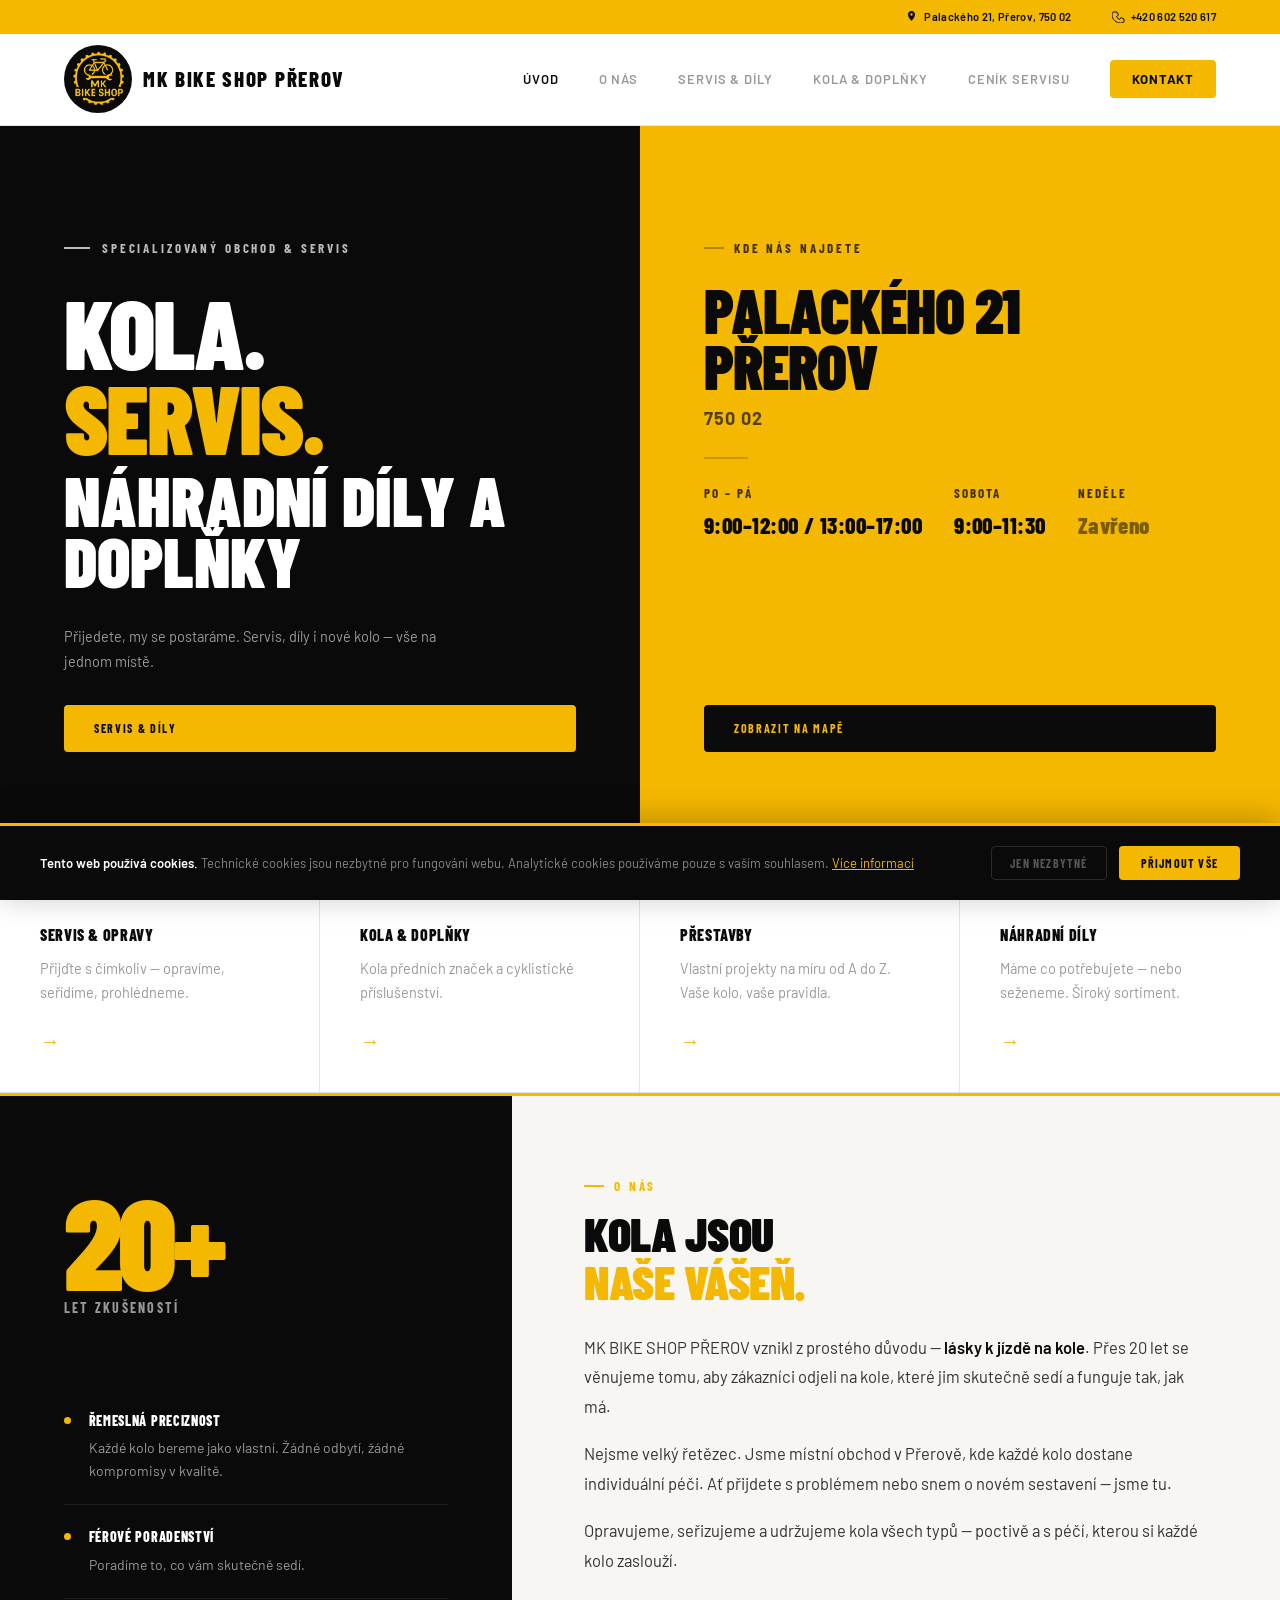
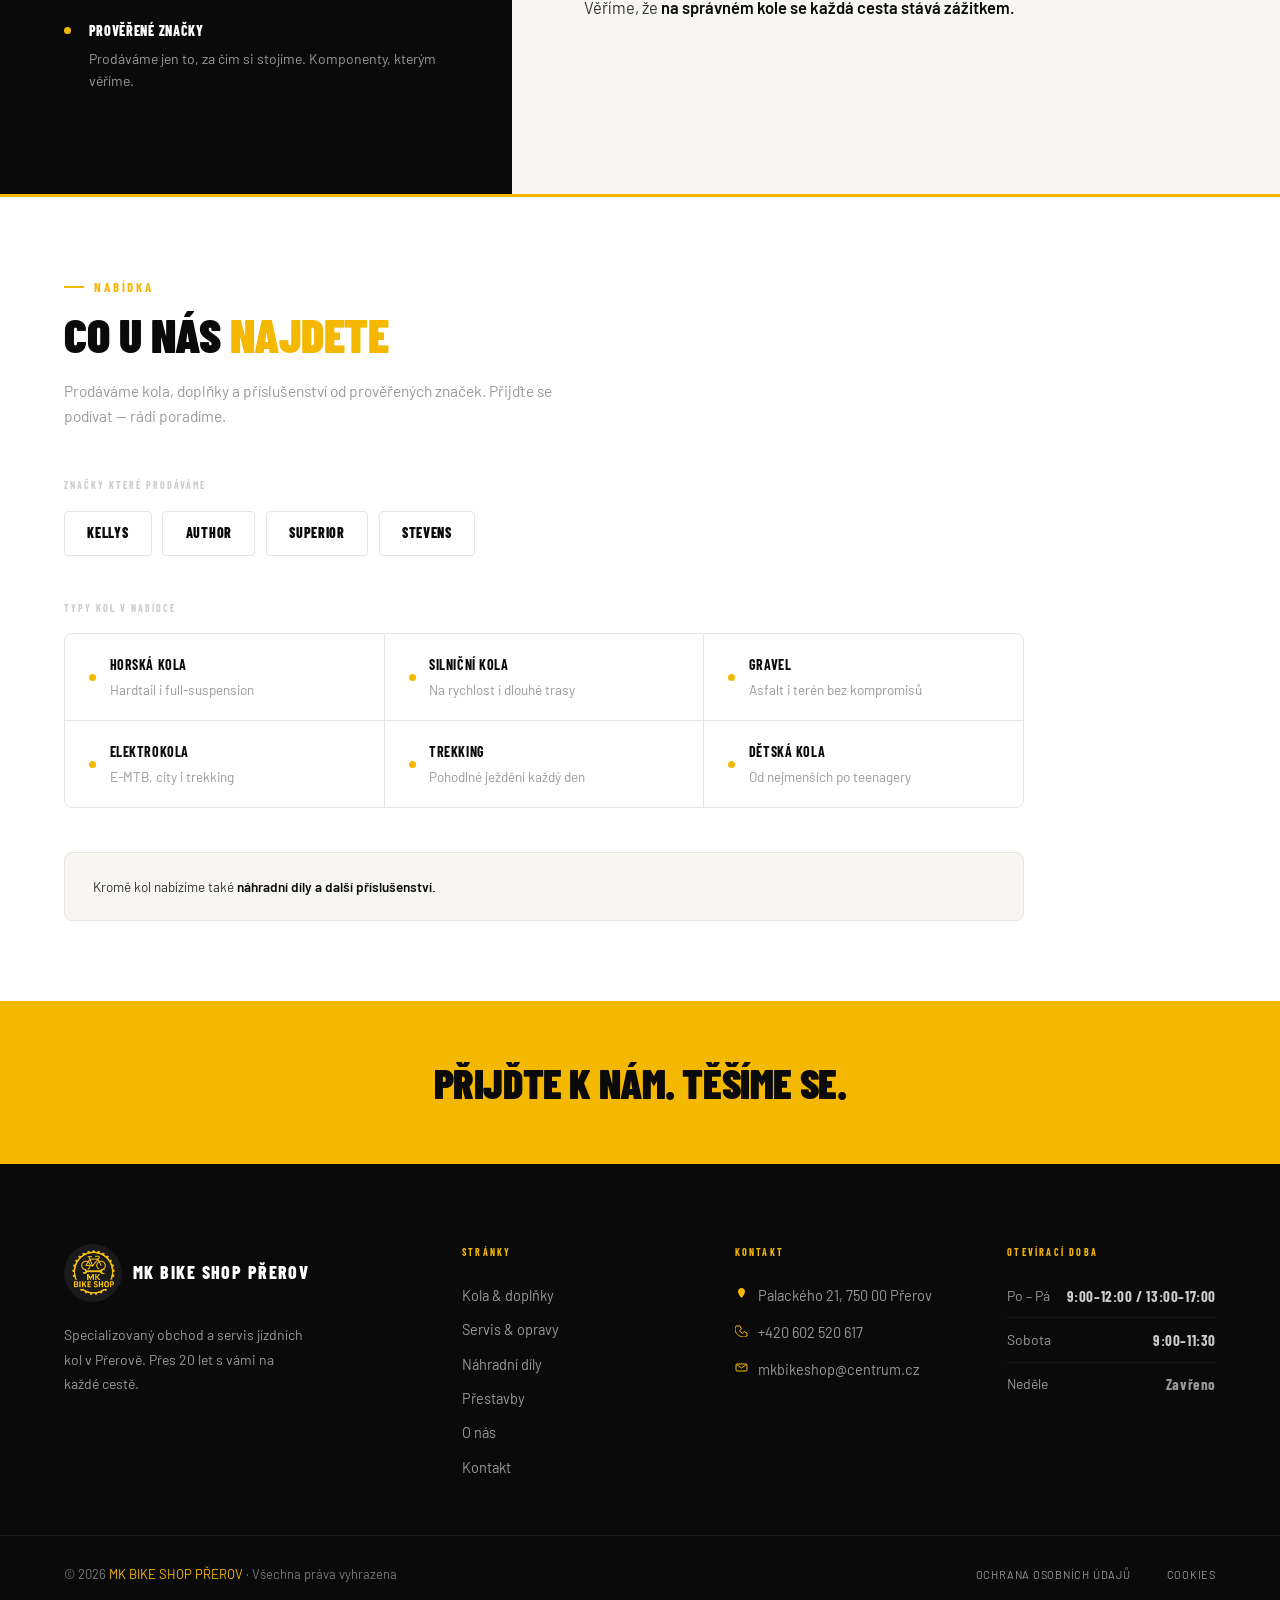
<file: index.html>
﻿<!doctype html>
<html lang="cs">
  <head>
    <meta charset="UTF-8" />
    <meta name="viewport" content="width=device-width, initial-scale=1.0" />
    <meta
      name="description"
      content="MK BIKE SHOP PŘEROV – specializovaný obchod a servis jízdních kol. Horská, silniční, gravel, elektrokola. Přestavby na míru."
    />
    <title>MK BIKE SHOP PŘEROV – Přerov</title>
    <link rel="preconnect" href="https://fonts.googleapis.com" />
    <link
      href="https://fonts.googleapis.com/css2?family=Barlow+Condensed:wght@400;600;700;800;900&family=Barlow:wght@400;500;600&display=swap"
      rel="stylesheet"
    />
    <link rel="icon" type="image/png" href="img/favicon_mk.png" />
    <link rel="stylesheet" href="style.css" />
  </head>
  <body>
    <!-- TOPBAR -->
    <div class="topbar">
      <div class="topbar__item">
        <svg viewBox="0 0 13 13" fill="none">
          <path
            d="M6.5 1C4.57 1 3 2.57 3 4.5c0 2.72 3.5 6.5 3.5 6.5S10 7.22 10 4.5C10 2.57 8.43 1 6.5 1zm0 4.75a1.25 1.25 0 110-2.5 1.25 1.25 0 010 2.5z"
            fill="#0a0a0a"
          />
        </svg>
        Palackého 21, Přerov, 750 02
      </div>
      <div class="topbar__item">
        <svg viewBox="0 0 13 13" fill="none">
          <path
            d="M2 2h3l1.5 3-2 1.5a7.5 7.5 0 003 3L9 7.5l3 1.5v3s-2 1-3.5 1C4 13 0 9 0 5c0-1.5 1-3 1-3H2z"
            stroke="#0a0a0a"
            stroke-width="1"
            stroke-linejoin="round"
          />
        </svg>
        +420 602 520 617
      </div>
    </div>

    <!-- NAV -->
    <nav class="nav" id="mainNav">
      <a href="index.html" class="nav__logo">
        <img
          src="img/MK bike shop bez pozadi.png"
          alt="MK BIKE SHOP PŘEROV logo"
        />
        <span class="nav__logo-name">MK BIKE SHOP PŘEROV</span>
      </a>
      <div class="nav__links">
        <a href="index.html" class="nav__link active">Úvod</a>
        <a href="#onas" class="nav__link">O nás</a>
        <a href="servis.html" class="nav__link">Servis & díly</a>
        <a href="kola.html" class="nav__link">Kola & doplňky</a>
        <a href="servis.html#cenik" class="nav__link">Ceník servisu</a>
        <a href="kontakt.html" class="nav__cta">Kontakt</a>
      </div>
      <div class="nav__toggle" onclick="toggleNav()" id="navToggle">
        <span></span><span></span><span></span>
      </div>
    </nav>
    <div class="nav-mobile" id="navMobile">
      <a href="index.html" class="nav__link active" onclick="toggleNav()"
        >Úvod</a
      >
      <a href="#onas" class="nav__link" onclick="toggleNav()">O nás</a>
      <a href="servis.html" class="nav__link" onclick="toggleNav()"
        >Servis & díly</a
      >
      <a href="kola.html" class="nav__link" onclick="toggleNav()"
        >Kola & doplňky</a
      >
      <a href="servis.html#cenik" class="nav__link" onclick="toggleNav()"
        >Ceník servisu</a
      >
      <a href="kontakt.html" class="nav__cta" onclick="toggleNav()">Kontakt</a>
    </div>

    <!-- HERO -->
    <section class="hero">
      <div class="hero__left">
        <div>
          <div class="hero__eyebrow hero__eyebrow--light">
            Specializovaný obchod & servis
          </div>
          <h1 class="hero__headline">
            <span class="wh">Kola.</span><br />
            <span class="wg">Servis.</span><br />
            <span class="wh">Náhradní díly a doplňky</span>
          </h1>
          <p class="hero__sub hero__sub--light">
            Přijedete, my se postaráme. Servis, díly i nové kolo — vše na jednom
            místě.
          </p>
        </div>
        <a href="servis.html" class="btn btn--gold">Servis & díly</a>
      </div>
      <div class="hero__right">
        <div class="hero__addr">
          <div class="hero__addr-eyebrow">Kde nás najdete</div>
          <span class="hero__addr-street">Palackého 21</span>
          <span class="hero__addr-city">Přerov</span>
          <span class="hero__addr-psc">750 02</span>
          <div class="hero__addr-divider"></div>
          <div class="hero__hours">
            <div class="hero__hour-item">
              <span class="hero__hour-label">Po – Pá</span>
              <span class="hero__hour-val">9:00–12:00 / 13:00–17:00</span>
            </div>
            <div class="hero__hour-item">
              <span class="hero__hour-label">Sobota</span>
              <span class="hero__hour-val">9:00–11:30</span>
            </div>
            <div class="hero__hour-item">
              <span class="hero__hour-label">Neděle</span>
              <span class="hero__hour-val hero__hour-val--closed">Zavřeno</span>
            </div>
          </div>
        </div>
        <a
          href="https://www.google.com/maps/place/MK+Bike+Sport/@49.4529595,17.4470716,699m/data=!3m2!1e3!4b1!4m6!3m5!1s0x4713ae97c242d40f:0x653caaf83846b8e4!8m2!3d49.452956!4d17.4496519!16s%2Fg%2F11b7kcjf7x?entry=ttu&g_ep=EgoyMDI2MDUxMy4wIKXMDSoASAFQAw%3D%3D"
          class="btn btn--dark"
          >Zobrazit na mapě</a
        >
      </div>
    </section>

    <!-- TICKER -->
    <div class="ticker">
      <div class="ticker__track">
        <span class="ticker__item">Horská kola</span
        ><span class="ticker__sep">·</span>
        <span class="ticker__item">Silniční kola</span
        ><span class="ticker__sep">·</span>
        <span class="ticker__item">Gravel</span
        ><span class="ticker__sep">·</span>
        <span class="ticker__item">Elektrokola</span
        ><span class="ticker__sep">·</span>
        <span class="ticker__item">Náhradní díly</span
        ><span class="ticker__sep">·</span>
        <span class="ticker__item">Přestavby na míru</span
        ><span class="ticker__sep">·</span>
        <span class="ticker__item">Servis</span
        ><span class="ticker__sep">·</span>
        <span class="ticker__item">Příslušenství</span
        ><span class="ticker__sep">·</span>
        <span class="ticker__item">Horská kola</span
        ><span class="ticker__sep">·</span>
        <span class="ticker__item">Silniční kola</span
        ><span class="ticker__sep">·</span>
        <span class="ticker__item">Gravel</span
        ><span class="ticker__sep">·</span>
        <span class="ticker__item">Elektrokola</span
        ><span class="ticker__sep">·</span>
        <span class="ticker__item">Náhradní díly</span
        ><span class="ticker__sep">·</span>
        <span class="ticker__item">Přestavby na míru</span
        ><span class="ticker__sep">·</span>
        <span class="ticker__item">Servis</span
        ><span class="ticker__sep">·</span>
        <span class="ticker__item">Příslušenství</span
        ><span class="ticker__sep">·</span>
      </div>
    </div>

    <!-- SERVICES -->
    <div class="services">
      <a href="servis.html" class="services__item">
        <div class="services__title">Servis & opravy</div>
        <div class="services__desc">
          Přijďte s čímkoliv — opravíme, seřídíme, prohlédneme.
        </div>
        <span class="services__arrow">→</span>
      </a>
      <a href="kola.html" class="services__item">
        <div class="services__title">Kola & doplňky</div>
        <div class="services__desc">
          Kola předních značek a cyklistické příslušenství.
        </div>
        <span class="services__arrow">→</span>
      </a>
      <a href="servis.html#prestavby" class="services__item">
        <div class="services__title">Přestavby</div>
        <div class="services__desc">
          Vlastní projekty na míru od A do Z. Vaše kolo, vaše pravidla.
        </div>
        <span class="services__arrow">→</span>
      </a>
      <a href="servis.html#dily" class="services__item">
        <div class="services__title">Náhradní díly</div>
        <div class="services__desc">
          Máme co potřebujete — nebo seženeme. Široký sortiment.
        </div>
        <span class="services__arrow">→</span>
      </a>
    </div>

    <div class="gold-bar"></div>

    <!-- O NÁS -->
    <section class="onas" id="onas">
      <div class="onas__left">
        <div>
          <div class="onas__num reveal">20+</div>
          <div class="onas__num-label reveal">Let zkušeností</div>
        </div>
        <div class="onas__values">
          <div class="onas__value reveal">
            <div class="onas__value-dot"></div>
            <div>
              <div class="onas__value-title">Řemeslná preciznost</div>
              <div class="onas__value-text">
                Každé kolo bereme jako vlastní. Žádné odbytí, žádné kompromisy v
                kvalitě.
              </div>
            </div>
          </div>
          <div class="onas__value reveal">
            <div class="onas__value-dot"></div>
            <div>
              <div class="onas__value-title">Férové poradenství</div>
              <div class="onas__value-text">
                Poradíme to, co vám skutečně sedí.
              </div>
            </div>
          </div>
          <div class="onas__value reveal">
            <div class="onas__value-dot"></div>
            <div>
              <div class="onas__value-title">Prověřené značky</div>
              <div class="onas__value-text">
                Prodáváme jen to, za čím si stojíme. Komponenty, kterým věříme.
              </div>
            </div>
          </div>
        </div>
      </div>
      <div class="onas__right">
        <div class="t-eyebrow reveal">O nás</div>
        <h2 class="t-title reveal">
          Kola jsou<br /><span class="accent">naše vášeň.</span>
        </h2>
        <div class="reveal">
          <p class="t-body">
            MK BIKE SHOP PŘEROV vznikl z prostého důvodu —
            <strong>lásky k jízdě na kole</strong>. Přes 20 let se věnujeme
            tomu, aby zákazníci odjeli na kole, které jim skutečně sedí a
            funguje tak, jak má.
          </p>
          <p class="t-body">
            Nejsme velký řetězec. Jsme místní obchod v Přerově, kde každé kolo
            dostane individuální péči. Ať přijdete s problémem nebo snem o novém
            sestavení — jsme tu.
          </p>

          <p class="t-body">
            Opravujeme, seřizujeme a udržujeme kola všech typů — poctivě a s
            péčí, kterou si každé kolo zaslouží.
          </p>
          <p class="t-body">
            Věříme, že
            <strong>na správném kole se každá cesta stává zážitkem.</strong>
          </p>
        </div>
        <div class="onas__cta reveal">
          <a href="kontakt.html" class="btn btn--outline">Kontakt</a>
        </div>
      </div>
    </section>

    <div class="gold-bar"></div>

    <!-- NABÍDKA -->
    <section class="nabidka" id="nabidka">
      <div class="nabidka__inner">
        <div class="nabidka__header reveal">
          <div class="t-eyebrow">Nabídka</div>
          <h2 class="t-title">Co u nás <span class="accent">najdete</span></h2>
          <p class="nabidka__sub">
            Prodáváme kola, doplňky a příslušenství od prověřených značek.
            Přijďte se podívat — rádi poradíme.
          </p>
        </div>

        <div class="nabidka__block reveal">
          <div class="nabidka__block-label">Značky které prodáváme</div>
          <div class="nabidka__znacky">
            <span class="nabidka__znacka">Kellys</span>
            <span class="nabidka__znacka">Author</span>
            <span class="nabidka__znacka">Superior</span>
            <span class="nabidka__znacka">Stevens</span>
          </div>
        </div>

        <div class="nabidka__block reveal">
          <div class="nabidka__block-label">Typy kol v nabídce</div>
          <div class="nabidka__kats">
            <div class="nabidka__kat">
              <div class="nabidka__kat-dot"></div>
              <div>
                <div class="nabidka__kat-name">Horská kola</div>
                <div class="nabidka__kat-sub">Hardtail i full-suspension</div>
              </div>
            </div>
            <div class="nabidka__kat">
              <div class="nabidka__kat-dot"></div>
              <div>
                <div class="nabidka__kat-name">Silniční kola</div>
                <div class="nabidka__kat-sub">Na rychlost i dlouhé trasy</div>
              </div>
            </div>
            <div class="nabidka__kat">
              <div class="nabidka__kat-dot"></div>
              <div>
                <div class="nabidka__kat-name">Gravel</div>
                <div class="nabidka__kat-sub">
                  Asfalt i terén bez kompromisů
                </div>
              </div>
            </div>
            <div class="nabidka__kat">
              <div class="nabidka__kat-dot"></div>
              <div>
                <div class="nabidka__kat-name">Elektrokola</div>
                <div class="nabidka__kat-sub">E-MTB, city i trekking</div>
              </div>
            </div>
            <div class="nabidka__kat">
              <div class="nabidka__kat-dot"></div>
              <div>
                <div class="nabidka__kat-name">Trekking</div>
                <div class="nabidka__kat-sub">Pohodlné ježdění každý den</div>
              </div>
            </div>
            <div class="nabidka__kat">
              <div class="nabidka__kat-dot"></div>
              <div>
                <div class="nabidka__kat-name">Dětská kola</div>
                <div class="nabidka__kat-sub">Od nejmenších po teenagery</div>
              </div>
            </div>
          </div>
        </div>

        <div class="nabidka__teaser reveal">
          <div class="nabidka__teaser-text">
            Kromě kol nabízíme také
            <strong>náhradní díly a další příslušenství.</strong>
          </div>
        </div>
      </div>
    </section>

    <!-- CTA pásek pod kontaktem -->
    <div class="kontakt-cta-bar">
      <div class="kontakt-cta-bar__title">Přijďte k nám. Těšíme se.</div>
    </div>

    <!-- FOOTER -->
    <footer class="footer">
      <div class="footer__inner">
        <div>
          <div class="footer__logo">
            <img
              src="img/MK bike shop bez pozadi.png"
              alt="MK BIKE SHOP PŘEROV"
            />
            <span class="footer__logo-name">MK BIKE SHOP PŘEROV</span>
          </div>
          <p class="footer__tagline">
            Specializovaný obchod a servis jízdních kol v Přerově. Přes 20 let s
            vámi na každé cestě.
          </p>
        </div>
        <div>
          <div class="footer__col-title">Stránky</div>
          <div class="footer__links">
            <a href="kola.html" class="footer__link">Kola & doplňky</a>
            <a href="servis.html" class="footer__link">Servis & opravy</a>
            <a href="servis.html#dily" class="footer__link">Náhradní díly</a>
            <a href="servis.html#prestavby" class="footer__link">Přestavby</a>
            <a href="#onas" class="footer__link">O nás</a>
            <a href="kontakt.html" class="footer__link">Kontakt</a>
          </div>
        </div>
        <div>
          <div class="footer__col-title">Kontakt</div>
          <div class="footer__contact-item">
            <svg viewBox="0 0 13 13" fill="none">
              <path
                d="M6.5 1C4.57 1 3 2.57 3 4.5c0 2.72 3.5 6.5 3.5 6.5S10 7.22 10 4.5C10 2.57 8.43 1 6.5 1z"
                fill="#F5B800"
              />
            </svg>
            <span>Palackého 21, 750 00 Přerov</span>
          </div>
          <div class="footer__contact-item">
            <svg viewBox="0 0 13 13" fill="none">
              <path
                d="M2 2h3l1.5 3-2 1.5a7.5 7.5 0 003 3L9 7.5l3 1.5v3s-2 1-3.5 1C4 13 0 9 0 5c0-1.5 1-3 1-3H2z"
                stroke="#F5B800"
                stroke-width="1"
                stroke-linejoin="round"
              />
            </svg>
            <a href="tel:+420602520617">+420 602 520 617</a>
          </div>
          <div class="footer__contact-item">
            <svg viewBox="0 0 13 13" fill="none">
              <path
                d="M2 3h9a1 1 0 011 1v5a1 1 0 01-1 1H2a1 1 0 01-1-1V4a1 1 0 011-1z"
                stroke="#F5B800"
                stroke-width="1"
              />
              <path
                d="M1.5 3.5l5 3.5 5-3.5"
                stroke="#F5B800"
                stroke-width="1"
              />
            </svg>
            <a href="mailto:mkbikeshop@centrum.cz">mkbikeshop@centrum.cz</a>
          </div>
        </div>
        <div>
          <div class="footer__col-title">Otevírací doba</div>
          <div class="footer__hour-row">
            <span class="footer__hour-day">Po – Pá</span>
            <span class="footer__hour-time">9:00–12:00 / 13:00–17:00</span>
          </div>
          <div class="footer__hour-row">
            <span class="footer__hour-day">Sobota</span>
            <span class="footer__hour-time">9:00–11:30</span>
          </div>
          <div class="footer__hour-row">
            <span class="footer__hour-day">Neděle</span>
            <span class="footer__hour-time" style="color: #999999"
              >Zavřeno</span
            >
          </div>
        </div>
      </div>
      <div class="footer__bottom">
        <span class="footer__copy"
          >© <script>document.write(new Date().getFullYear())</script> <span>MK BIKE SHOP PŘEROV</span> · Všechna práva
          vyhrazena</span
        >
        <div class="footer__bottom-links">
          <a href="ochrana-udaju.html" class="footer__bottom-link"
            >Ochrana osobních údajů</a
          >
          <a href="cookies.html" class="footer__bottom-link">Cookies</a>
        </div>
      </div>
    </footer>

    <script>
      function toggleNav() {
        document.getElementById("navMobile").classList.toggle("open");
      }
      window.addEventListener("scroll", () => {
        document
          .getElementById("mainNav")
          .classList.toggle("scrolled", window.scrollY > 10);
      });
      const observer = new IntersectionObserver(
        (entries) => {
          entries.forEach((e, i) => {
            if (e.isIntersecting) {
              setTimeout(() => e.target.classList.add("visible"), i * 100);
              observer.unobserve(e.target);
            }
          });
        },
        { threshold: 0.1 },
      );
      document
        .querySelectorAll(".reveal")
        .forEach((el) => observer.observe(el));

      // Banner — zavření a 24h cookie
      function closeBanner() {
        const overlay = document.getElementById("bannerOverlay");
        if (!overlay) return;
        overlay.style.transition = "opacity .3s ease";
        overlay.style.opacity = "0";
        setTimeout(() => overlay.remove(), 320);
        const expires = new Date();
        expires.setHours(expires.getHours() + 24);
        localStorage.setItem("mkbs_banner_closed", expires.toISOString());
      }
      // Zkontroluj zda banner ještě platí
      (function () {
        const closed = localStorage.getItem("mkbs_banner_closed");
        if (closed && new Date() < new Date(closed)) {
          const overlay = document.getElementById("bannerOverlay");
          if (overlay) overlay.remove();
        }
      })();
    </script>
    <script src="cookies-bar.js"></script>
  </body>
</html>
</file>
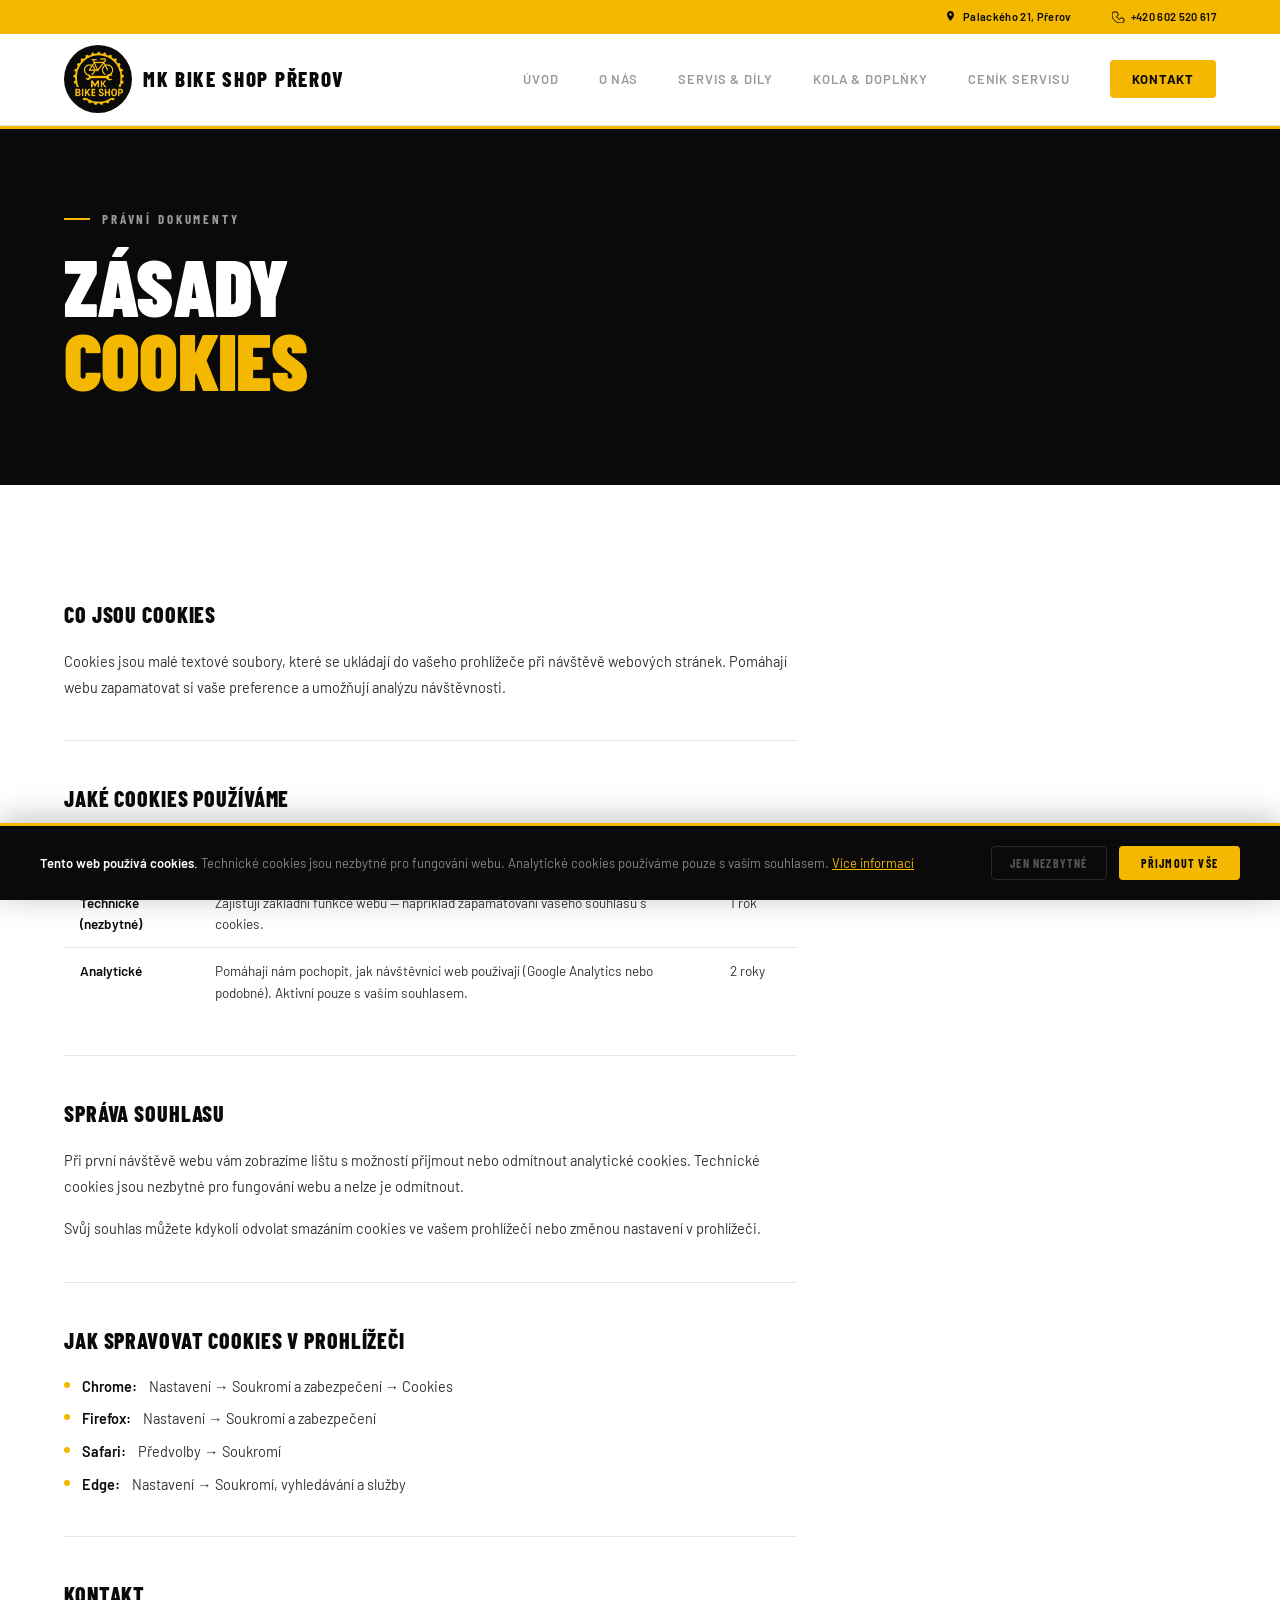
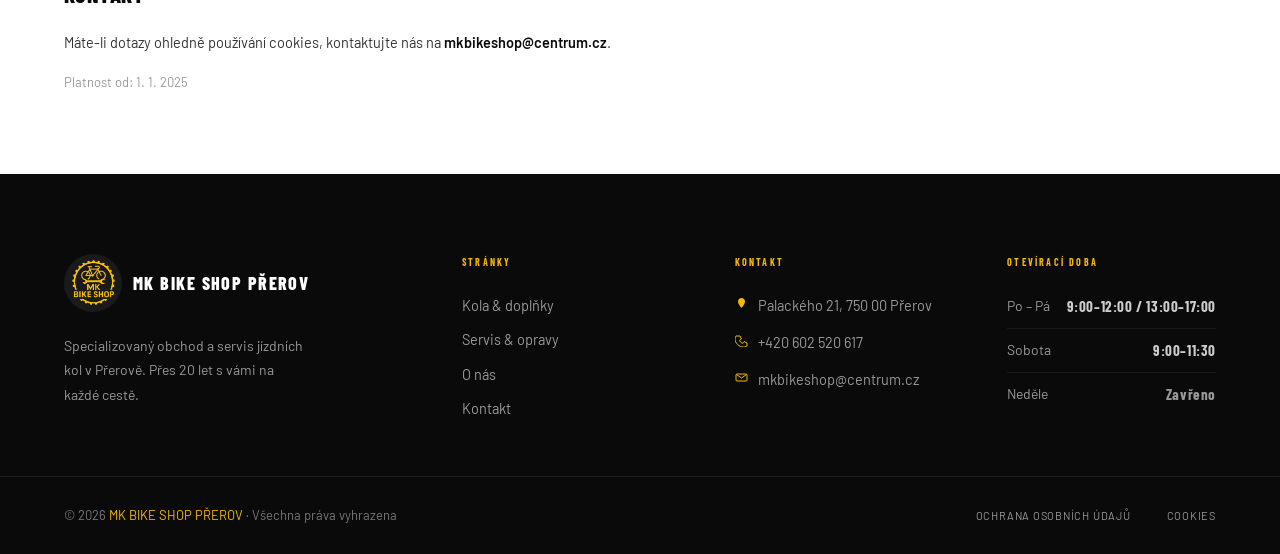
<file: cookies.html>
﻿<!doctype html>
<html lang="cs">
  <head>
    <meta charset="UTF-8" />
    <meta name="viewport" content="width=device-width, initial-scale=1.0" />
    <meta
      name="description"
      content="Zásady používání cookies – MK BIKE SHOP PŘEROV."
    />
    <title>Cookies – MK BIKE SHOP PŘEROV</title>
    <link rel="preconnect" href="https://fonts.googleapis.com" />
    <link
      href="https://fonts.googleapis.com/css2?family=Barlow+Condensed:wght@400;600;700;800;900&family=Barlow:wght@400;500;600&display=swap"
      rel="stylesheet"
    />
    <link rel="stylesheet" href="style.css" />
    <style>
      .legal-page {
        padding: var(--space-xl) var(--px);
        max-width: 860px;
      }
      .legal-page h2 {
        font-family: var(--fd);
        font-size: 22px;
        font-weight: 800;
        text-transform: uppercase;
        letter-spacing: 0.04em;
        color: var(--black);
        margin: 2.5rem 0 1rem;
        padding-top: 2.5rem;
        border-top: 1px solid var(--border);
      }
      .legal-page h2:first-of-type {
        margin-top: 2rem;
        padding-top: 0;
        border-top: none;
      }
      .legal-page p {
        font-family: var(--fb);
        font-size: 14.5px;
        color: var(--body);
        line-height: 1.8;
        margin-bottom: 1rem;
      }
      .legal-page p:last-child {
        margin-bottom: 0;
      }
      .legal-page strong {
        color: var(--black);
        font-weight: 600;
      }
      .legal-page ul {
        list-style: none;
        margin: 0.75rem 0 1rem;
        display: flex;
        flex-direction: column;
        gap: 0.5rem;
      }
      .legal-page ul li {
        font-family: var(--fb);
        font-size: 14.5px;
        color: var(--body);
        line-height: 1.7;
        display: flex;
        align-items: flex-start;
        gap: 0.75rem;
      }
      .legal-page ul li::before {
        content: "";
        display: block;
        width: 6px;
        height: 6px;
        border-radius: 50%;
        background: var(--gold);
        flex-shrink: 0;
        margin-top: 8px;
      }
      .cookie-table {
        width: 100%;
        border-collapse: collapse;
        margin: 1rem 0 1.5rem;
        font-family: var(--fb);
        font-size: 13.5px;
      }
      .cookie-table th {
        text-align: left;
        font-weight: 700;
        color: var(--black);
        padding: 0.75rem 1rem;
        background: var(--gray-bg);
        border-bottom: 2px solid var(--border);
      }
      .cookie-table td {
        padding: 0.75rem 1rem;
        color: var(--body);
        border-bottom: 1px solid var(--border);
        vertical-align: top;
        line-height: 1.6;
      }
      .cookie-table tr:last-child td {
        border-bottom: none;
      }
    </style>
  </head>
  <body>
    <div class="topbar">
      <div class="topbar__item">
        <svg viewBox="0 0 13 13" fill="none">
          <path
            d="M6.5 1C4.57 1 3 2.57 3 4.5c0 2.72 3.5 6.5 3.5 6.5S10 7.22 10 4.5C10 2.57 8.43 1 6.5 1zm0 4.75a1.25 1.25 0 110-2.5 1.25 1.25 0 010 2.5z"
            fill="#0a0a0a"
          />
        </svg>
        Palackého 21, Přerov
      </div>
      <div class="topbar__item">
        <svg viewBox="0 0 13 13" fill="none">
          <path
            d="M2 2h3l1.5 3-2 1.5a7.5 7.5 0 003 3L9 7.5l3 1.5v3s-2 1-3.5 1C4 13 0 9 0 5c0-1.5 1-3 1-3H2z"
            stroke="#0a0a0a"
            stroke-width="1"
            stroke-linejoin="round"
          />
        </svg>
        +420 602 520 617
      </div>
    </div>

    <nav class="nav" id="mainNav">
      <a href="index.html" class="nav__logo">
        <img
          src="img/MK bike shop bez pozadi.png"
          alt="MK BIKE SHOP PŘEROV logo"
        />
        <span class="nav__logo-name">MK BIKE SHOP PŘEROV</span>
      </a>
      <div class="nav__links">
        <a href="index.html" class="nav__link">Úvod</a>
        <a href="index.html#onas" class="nav__link">O nás</a>
        <a href="servis.html" class="nav__link">Servis & díly</a>
        <a href="kola.html" class="nav__link">Kola & doplňky</a>
        <a href="servis.html#cenik" class="nav__link">Ceník servisu</a>
        <a href="kontakt.html" class="nav__cta">Kontakt</a>
      </div>
      <div class="nav__toggle" onclick="toggleNav()">
        <span></span><span></span><span></span>
      </div>
    </nav>
    <div class="nav-mobile" id="navMobile">
      <a href="index.html" class="nav__link" onclick="toggleNav()">Úvod</a>
      <a href="index.html#onas" class="nav__link" onclick="toggleNav()"
        >O nás</a
      >
      <a href="servis.html" class="nav__link" onclick="toggleNav()"
        >Servis & díly</a
      >
      <a href="kola.html" class="nav__link" onclick="toggleNav()"
        >Kola & doplňky</a
      >
      <a href="servis.html#cenik" class="nav__link" onclick="toggleNav()"
        >Ceník servisu</a
      >
      <a href="kontakt.html" class="nav__cta" onclick="toggleNav()">Kontakt</a>
    </div>

    <div class="gold-bar"></div>

    <div class="page-hero">
      <div class="page-hero__eyebrow">Právní dokumenty</div>
      <h1 class="page-hero__title">
        Zásady<br /><span class="accent">cookies</span>
      </h1>
    </div>

    <div class="legal-page">
      <h2>Co jsou cookies</h2>
      <p>
        Cookies jsou malé textové soubory, které se ukládají do vašeho
        prohlížeče při návštěvě webových stránek. Pomáhají webu zapamatovat si
        vaše preference a umožňují analýzu návštěvnosti.
      </p>

      <h2>Jaké cookies používáme</h2>
      <table class="cookie-table">
        <thead>
          <tr>
            <th>Typ</th>
            <th>Účel</th>
            <th>Platnost</th>
          </tr>
        </thead>
        <tbody>
          <tr>
            <td><strong>Technické (nezbytné)</strong></td>
            <td>
              Zajišťují základní funkce webu — například zapamatování vašeho
              souhlasu s cookies.
            </td>
            <td>1 rok</td>
          </tr>
          <tr>
            <td><strong>Analytické</strong></td>
            <td>
              Pomáhají nám pochopit, jak návštěvníci web používají (Google
              Analytics nebo podobné). Aktivní pouze s vaším souhlasem.
            </td>
            <td>2 roky</td>
          </tr>
        </tbody>
      </table>

      <h2>Správa souhlasu</h2>
      <p>
        Při první návštěvě webu vám zobrazíme lištu s možností přijmout nebo
        odmítnout analytické cookies. Technické cookies jsou nezbytné pro
        fungování webu a nelze je odmítnout.
      </p>
      <p>
        Svůj souhlas můžete kdykoli odvolat smazáním cookies ve vašem prohlížeči
        nebo změnou nastavení v prohlížeči.
      </p>

      <h2>Jak spravovat cookies v prohlížeči</h2>
      <ul>
        <li>
          <strong>Chrome:</strong> Nastavení → Soukromí a zabezpečení → Cookies
        </li>
        <li><strong>Firefox:</strong> Nastavení → Soukromí a zabezpečení</li>
        <li><strong>Safari:</strong> Předvolby → Soukromí</li>
        <li>
          <strong>Edge:</strong> Nastavení → Soukromí, vyhledávání a služby
        </li>
      </ul>

      <h2>Kontakt</h2>
      <p>
        Máte-li dotazy ohledně používání cookies, kontaktujte nás na
        <strong>mkbikeshop@centrum.cz</strong>.
      </p>
      <p style="color: var(--muted); font-size: 13px">
        Platnost od: 1. 1. 2025
      </p>
    </div>

    <footer class="footer">
      <div class="footer__inner">
        <div>
          <div class="footer__logo">
            <img
              src="img/MK bike shop bez pozadi.png"
              alt="MK BIKE SHOP PŘEROV"
            />
            <span class="footer__logo-name">MK BIKE SHOP PŘEROV</span>
          </div>
          <p class="footer__tagline">
            Specializovaný obchod a servis jízdních kol v Přerově. Přes 20 let s
            vámi na každé cestě.
          </p>
        </div>
        <div>
          <div class="footer__col-title">Stránky</div>
          <div class="footer__links">
            <a href="kola.html" class="footer__link">Kola & doplňky</a>
            <a href="servis.html" class="footer__link">Servis & opravy</a>
            <a href="index.html#onas" class="footer__link">O nás</a>
            <a href="kontakt.html" class="footer__link">Kontakt</a>
          </div>
        </div>
        <div>
          <div class="footer__col-title">Kontakt</div>
          <div class="footer__contact-item">
            <svg viewBox="0 0 13 13" fill="none">
              <path
                d="M6.5 1C4.57 1 3 2.57 3 4.5c0 2.72 3.5 6.5 3.5 6.5S10 7.22 10 4.5C10 2.57 8.43 1 6.5 1z"
                fill="#F5B800"
              />
            </svg>
            <span>Palackého 21, 750 00 Přerov</span>
          </div>
          <div class="footer__contact-item">
            <svg viewBox="0 0 13 13" fill="none">
              <path
                d="M2 2h3l1.5 3-2 1.5a7.5 7.5 0 003 3L9 7.5l3 1.5v3s-2 1-3.5 1C4 13 0 9 0 5c0-1.5 1-3 1-3H2z"
                stroke="#F5B800"
                stroke-width="1"
                stroke-linejoin="round"
              />
            </svg>
            <a href="tel:+420602520617">+420 602 520 617</a>
          </div>
          <div class="footer__contact-item">
            <svg viewBox="0 0 13 13" fill="none">
              <path
                d="M2 3h9a1 1 0 011 1v5a1 1 0 01-1 1H2a1 1 0 01-1-1V4a1 1 0 011-1z"
                stroke="#F5B800"
                stroke-width="1"
              />
              <path
                d="M1.5 3.5l5 3.5 5-3.5"
                stroke="#F5B800"
                stroke-width="1"
              />
            </svg>
            <a href="mailto:mkbikeshop@centrum.cz">mkbikeshop@centrum.cz</a>
          </div>
        </div>
        <div>
          <div class="footer__col-title">Otevírací doba</div>
          <div class="footer__hour-row">
            <span class="footer__hour-day">Po – Pá</span
            ><span class="footer__hour-time">9:00–12:00 / 13:00–17:00</span>
          </div>
          <div class="footer__hour-row">
            <span class="footer__hour-day">Sobota</span
            ><span class="footer__hour-time">9:00–11:30</span>
          </div>
          <div class="footer__hour-row">
            <span class="footer__hour-day">Neděle</span
            ><span class="footer__hour-time" style="color: #999999"
              >Zavřeno</span
            >
          </div>
        </div>
      </div>
      <div class="footer__bottom">
        <span class="footer__copy"
          >© <script>document.write(new Date().getFullYear())</script> <span>MK BIKE SHOP PŘEROV</span> · Všechna práva
          vyhrazena</span
        >
        <div class="footer__bottom-links">
          <a href="ochrana-udaju.html" class="footer__bottom-link"
            >Ochrana osobních údajů</a
          >
          <a href="cookies.html" class="footer__bottom-link">Cookies</a>
        </div>
      </div>
    </footer>

    <script>
      function toggleNav() {
        document.getElementById("navMobile").classList.toggle("open");
      }
      window.addEventListener("scroll", () => {
        document
          .getElementById("mainNav")
          .classList.toggle("scrolled", window.scrollY > 10);
      });
    </script>
    <script src="cookies-bar.js"></script>
  </body>
</html>
</file>
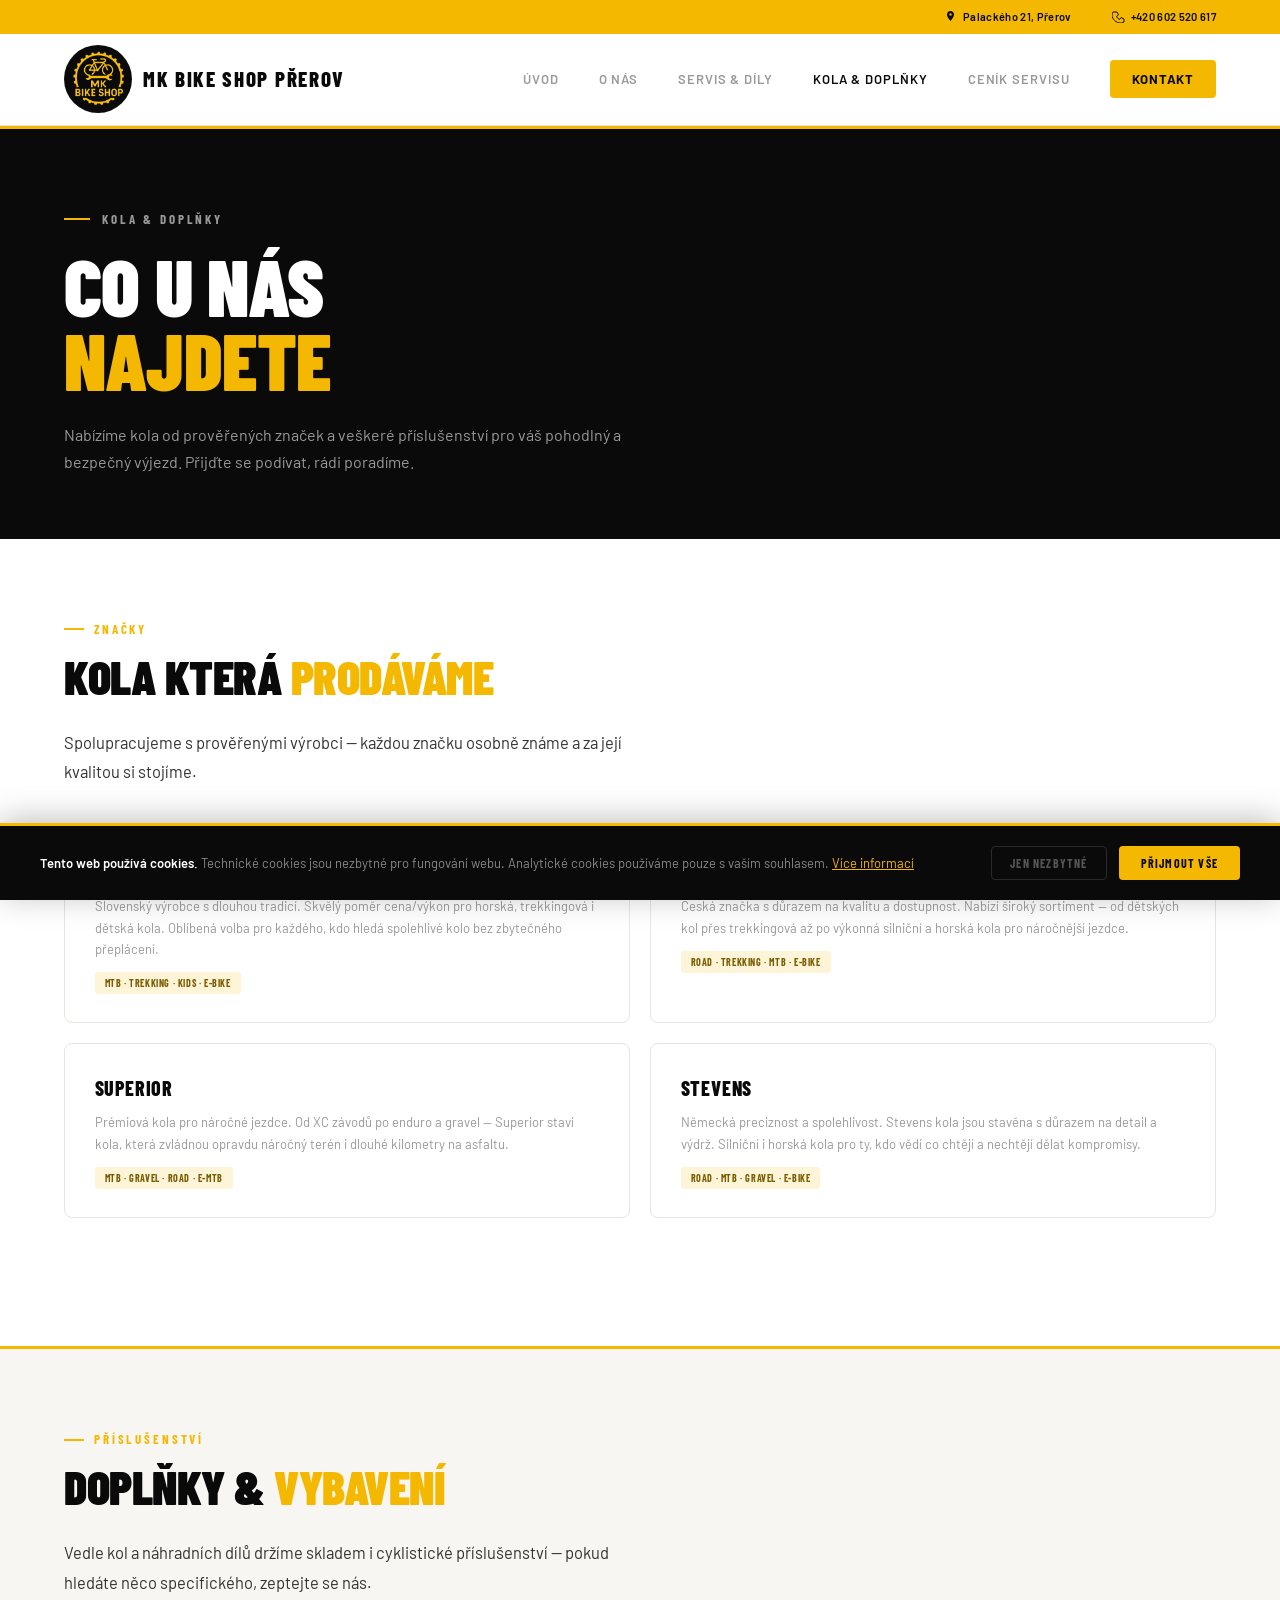
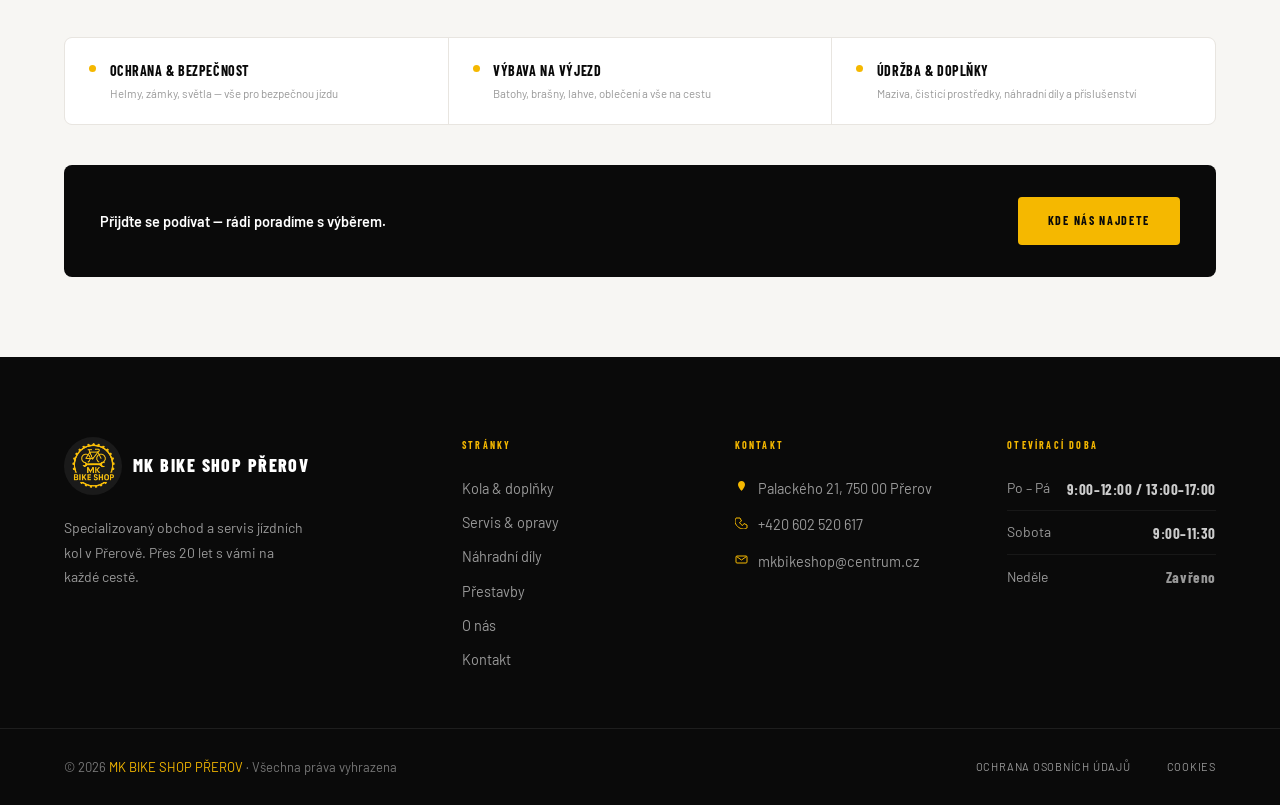
<file: kola.html>
﻿<!doctype html>
<html lang="cs">
  <head>
    <meta charset="UTF-8" />
    <meta name="viewport" content="width=device-width, initial-scale=1.0" />
    <meta
      name="description"
      content="Kola & doplňky – MK BIKE SHOP PŘEROV. Kellys, Author, Superior, Stevens. Horská, silniční, gravel, elektrokola. Helmy, světla, příslušenství."
    />
    <title>Kola & doplňky – MK BIKE SHOP PŘEROV</title>
    <link rel="preconnect" href="https://fonts.googleapis.com" />
    <link
      href="https://fonts.googleapis.com/css2?family=Barlow+Condensed:wght@400;600;700;800;900&family=Barlow:wght@400;500;600&display=swap"
      rel="stylesheet"
    />
    <link rel="icon" type="image/png" href="img/favicon_mk.png" />
    <link rel="stylesheet" href="style.css" />
  </head>
  <body>
    <div class="topbar">
      <div class="topbar__item">
        <svg viewBox="0 0 13 13" fill="none">
          <path
            d="M6.5 1C4.57 1 3 2.57 3 4.5c0 2.72 3.5 6.5 3.5 6.5S10 7.22 10 4.5C10 2.57 8.43 1 6.5 1zm0 4.75a1.25 1.25 0 110-2.5 1.25 1.25 0 010 2.5z"
            fill="#0a0a0a"
          />
        </svg>
        Palackého 21, Přerov
      </div>
      <div class="topbar__item">
        <svg viewBox="0 0 13 13" fill="none">
          <path
            d="M2 2h3l1.5 3-2 1.5a7.5 7.5 0 003 3L9 7.5l3 1.5v3s-2 1-3.5 1C4 13 0 9 0 5c0-1.5 1-3 1-3H2z"
            stroke="#0a0a0a"
            stroke-width="1"
            stroke-linejoin="round"
          />
        </svg>
        +420 602 520 617
      </div>
    </div>

    <nav class="nav" id="mainNav">
      <a href="index.html" class="nav__logo">
        <img
          src="img/MK bike shop bez pozadi.png"
          alt="MK BIKE SHOP PŘEROV logo"
        />
        <span class="nav__logo-name">MK BIKE SHOP PŘEROV</span>
      </a>
      <div class="nav__links">
        <a href="index.html" class="nav__link">Úvod</a>
        <a href="index.html#onas" class="nav__link">O nás</a>
        <a href="servis.html" class="nav__link">Servis & díly</a>
        <a href="kola.html" class="nav__link active">Kola & doplňky</a>
        <a href="servis.html#cenik" class="nav__link">Ceník servisu</a>
        <a href="kontakt.html" class="nav__cta">Kontakt</a>
      </div>
      <div class="nav__toggle" onclick="toggleNav()">
        <span></span><span></span><span></span>
      </div>
    </nav>
    <div class="nav-mobile" id="navMobile">
      <a href="index.html" class="nav__link" onclick="toggleNav()">Úvod</a>
      <a href="index.html#onas" class="nav__link" onclick="toggleNav()"
        >O nás</a
      >
      <a href="servis.html" class="nav__link" onclick="toggleNav()"
        >Servis & díly</a
      >
      <a href="kola.html" class="nav__link active" onclick="toggleNav()"
        >Kola & doplňky</a
      >
      <a href="servis.html#cenik" class="nav__link" onclick="toggleNav()"
        >Ceník servisu</a
      >
      <a href="kontakt.html" class="nav__cta" onclick="toggleNav()">Kontakt</a>
    </div>

    <div class="gold-bar"></div>

    <div class="page-hero">
      <div class="page-hero__eyebrow">Kola & doplňky</div>
      <h1 class="page-hero__title">
        Co u nás<br /><span class="accent">najdete</span>
      </h1>
      <p class="page-hero__sub">
        Nabízíme kola od prověřených značek a veškeré příslušenství pro váš
        pohodlný a bezpečný výjezd. Přijďte se podívat, rádi poradíme.
      </p>
    </div>

    <!-- ZNAČKY -->
    <section class="section">
      <div class="t-eyebrow reveal">Značky</div>
      <h2 class="t-title reveal">
        Kola která <span class="accent">prodáváme</span>
      </h2>
      <p class="t-body reveal" style="max-width: 600px; margin-bottom: 2.5rem">
        Spolupracujeme s prověřenými výrobci — každou značku osobně známe a za
        její kvalitou si stojíme.
      </p>
      <div class="znacky-grid reveal">
        <div class="znacka-card">
          <div class="znacka-card__name">Kellys</div>
          <div class="znacka-card__desc">
            Slovenský výrobce s dlouhou tradicí. Skvělý poměr cena/výkon pro
            horská, trekkingová i dětská kola. Oblíbená volba pro každého, kdo
            hledá spolehlivé kolo bez zbytečného přeplácení.
          </div>
          <span class="znacka-card__tag">MTB · Trekking · Kids · E-bike</span>
        </div>
        <div class="znacka-card">
          <div class="znacka-card__name">Author</div>
          <div class="znacka-card__desc">
            Česká značka s důrazem na kvalitu a dostupnost. Nabízí široký
            sortiment — od dětských kol přes trekkingová až po výkonná silniční
            a horská kola pro náročnější jezdce.
          </div>
          <span class="znacka-card__tag">Road · Trekking · MTB · E-bike</span>
        </div>
        <div class="znacka-card">
          <div class="znacka-card__name">Superior</div>
          <div class="znacka-card__desc">
            Prémiová kola pro náročné jezdce. Od XC závodů po enduro a gravel —
            Superior staví kola, která zvládnou opravdu náročný terén i dlouhé
            kilometry na asfaltu.
          </div>
          <span class="znacka-card__tag">MTB · Gravel · Road · E-MTB</span>
        </div>
        <div class="znacka-card">
          <div class="znacka-card__name">Stevens</div>
          <div class="znacka-card__desc">
            Německá preciznost a spolehlivost. Stevens kola jsou stavěna s
            důrazem na detail a výdrž. Silniční i horská kola pro ty, kdo vědí
            co chtějí a nechtějí dělat kompromisy.
          </div>
          <span class="znacka-card__tag">Road · MTB · Gravel · E-bike</span>
        </div>
      </div>
    </section>

    <div class="gold-bar"></div>

    <!-- DOPLŇKY -->
    <section class="section section--alt">
      <div class="t-eyebrow reveal">Příslušenství</div>
      <h2 class="t-title reveal">
        Doplňky & <span class="accent">vybavení</span>
      </h2>
      <p class="t-body reveal" style="max-width: 600px; margin-bottom: 2.5rem">
        Vedle kol a náhradních dílů držíme skladem i cyklistické příslušenství —
        pokud hledáte něco specifického, zeptejte se nás.
      </p>
      <div class="doplnky-grid reveal">
        <div class="doplnky-kat">
          <div class="doplnky-kat__dot"></div>
          <div>
            <div class="doplnky-kat__name">Ochrana & bezpečnost</div>
            <div class="doplnky-kat__sub">
              Helmy, zámky, světla — vše pro bezpečnou jízdu
            </div>
          </div>
        </div>
        <div class="doplnky-kat">
          <div class="doplnky-kat__dot"></div>
          <div>
            <div class="doplnky-kat__name">Výbava na výjezd</div>
            <div class="doplnky-kat__sub">
              Batohy, brašny, lahve, oblečení a vše na cestu
            </div>
          </div>
        </div>
        <div class="doplnky-kat">
          <div class="doplnky-kat__dot"></div>
          <div>
            <div class="doplnky-kat__name">Údržba & doplňky</div>
            <div class="doplnky-kat__sub">
              Maziva, čisticí prostředky, náhradní díly a příslušenství
            </div>
          </div>
        </div>
      </div>

      <div class="come-in reveal">
        <div class="come-in__text">
          Přijďte se podívat — rádi poradíme s výběrem.
        </div>
        <a href="kontakt.html" class="btn btn--gold">Kde nás najdete</a>
      </div>
    </section>

    <footer class="footer">
      <div class="footer__inner">
        <div>
          <div class="footer__logo">
            <img
              src="img/MK bike shop bez pozadi.png"
              alt="MK BIKE SHOP PŘEROV"
            />
            <span class="footer__logo-name">MK BIKE SHOP PŘEROV</span>
          </div>
          <p class="footer__tagline">
            Specializovaný obchod a servis jízdních kol v Přerově. Přes 20 let s
            vámi na každé cestě.
          </p>
        </div>
        <div>
          <div class="footer__col-title">Stránky</div>
          <div class="footer__links">
            <a href="kola.html" class="footer__link">Kola & doplňky</a>
            <a href="servis.html" class="footer__link">Servis & opravy</a>
            <a href="servis.html#dily" class="footer__link">Náhradní díly</a>
            <a href="servis.html#prestavby" class="footer__link">Přestavby</a>
            <a href="index.html#onas" class="footer__link">O nás</a>
            <a href="kontakt.html" class="footer__link">Kontakt</a>
          </div>
        </div>
        <div>
          <div class="footer__col-title">Kontakt</div>
          <div class="footer__contact-item">
            <svg viewBox="0 0 13 13" fill="none">
              <path
                d="M6.5 1C4.57 1 3 2.57 3 4.5c0 2.72 3.5 6.5 3.5 6.5S10 7.22 10 4.5C10 2.57 8.43 1 6.5 1z"
                fill="#F5B800"
              />
            </svg>
            <span>Palackého 21, 750 00 Přerov</span>
          </div>
          <div class="footer__contact-item">
            <svg viewBox="0 0 13 13" fill="none">
              <path
                d="M2 2h3l1.5 3-2 1.5a7.5 7.5 0 003 3L9 7.5l3 1.5v3s-2 1-3.5 1C4 13 0 9 0 5c0-1.5 1-3 1-3H2z"
                stroke="#F5B800"
                stroke-width="1"
                stroke-linejoin="round"
              />
            </svg>
            <a href="tel:+420602520617">+420 602 520 617</a>
          </div>
          <div class="footer__contact-item">
            <svg viewBox="0 0 13 13" fill="none">
              <path
                d="M2 3h9a1 1 0 011 1v5a1 1 0 01-1 1H2a1 1 0 01-1-1V4a1 1 0 011-1z"
                stroke="#F5B800"
                stroke-width="1"
              />
              <path
                d="M1.5 3.5l5 3.5 5-3.5"
                stroke="#F5B800"
                stroke-width="1"
              />
            </svg>
            <a href="mailto:mkbikeshop@centrum.cz">mkbikeshop@centrum.cz</a>
          </div>
        </div>
        <div>
          <div class="footer__col-title">Otevírací doba</div>
          <div class="footer__hour-row">
            <span class="footer__hour-day">Po – Pá</span
            ><span class="footer__hour-time">9:00–12:00 / 13:00–17:00</span>
          </div>
          <div class="footer__hour-row">
            <span class="footer__hour-day">Sobota</span
            ><span class="footer__hour-time">9:00–11:30</span>
          </div>
          <div class="footer__hour-row">
            <span class="footer__hour-day">Neděle</span
            ><span class="footer__hour-time" style="color: #999999"
              >Zavřeno</span
            >
          </div>
        </div>
      </div>
      <div class="footer__bottom">
        <span class="footer__copy"
          >© <script>document.write(new Date().getFullYear())</script> <span>MK BIKE SHOP PŘEROV</span> · Všechna práva
          vyhrazena</span
        >
        <div class="footer__bottom-links">
          <a href="ochrana-udaju.html" class="footer__bottom-link"
            >Ochrana osobních údajů</a
          >
          <a href="cookies.html" class="footer__bottom-link">Cookies</a>
        </div>
      </div>
    </footer>

    <script>
      function toggleNav() {
        document.getElementById("navMobile").classList.toggle("open");
      }
      window.addEventListener("scroll", () => {
        document
          .getElementById("mainNav")
          .classList.toggle("scrolled", window.scrollY > 10);
      });
      const observer = new IntersectionObserver(
        (entries) => {
          entries.forEach((e, i) => {
            if (e.isIntersecting) {
              setTimeout(() => e.target.classList.add("visible"), i * 100);
              observer.unobserve(e.target);
            }
          });
        },
        { threshold: 0.1 },
      );
      document
        .querySelectorAll(".reveal")
        .forEach((el) => observer.observe(el));
    </script>
    <script src="cookies-bar.js"></script>
  </body>
</html>
</file>
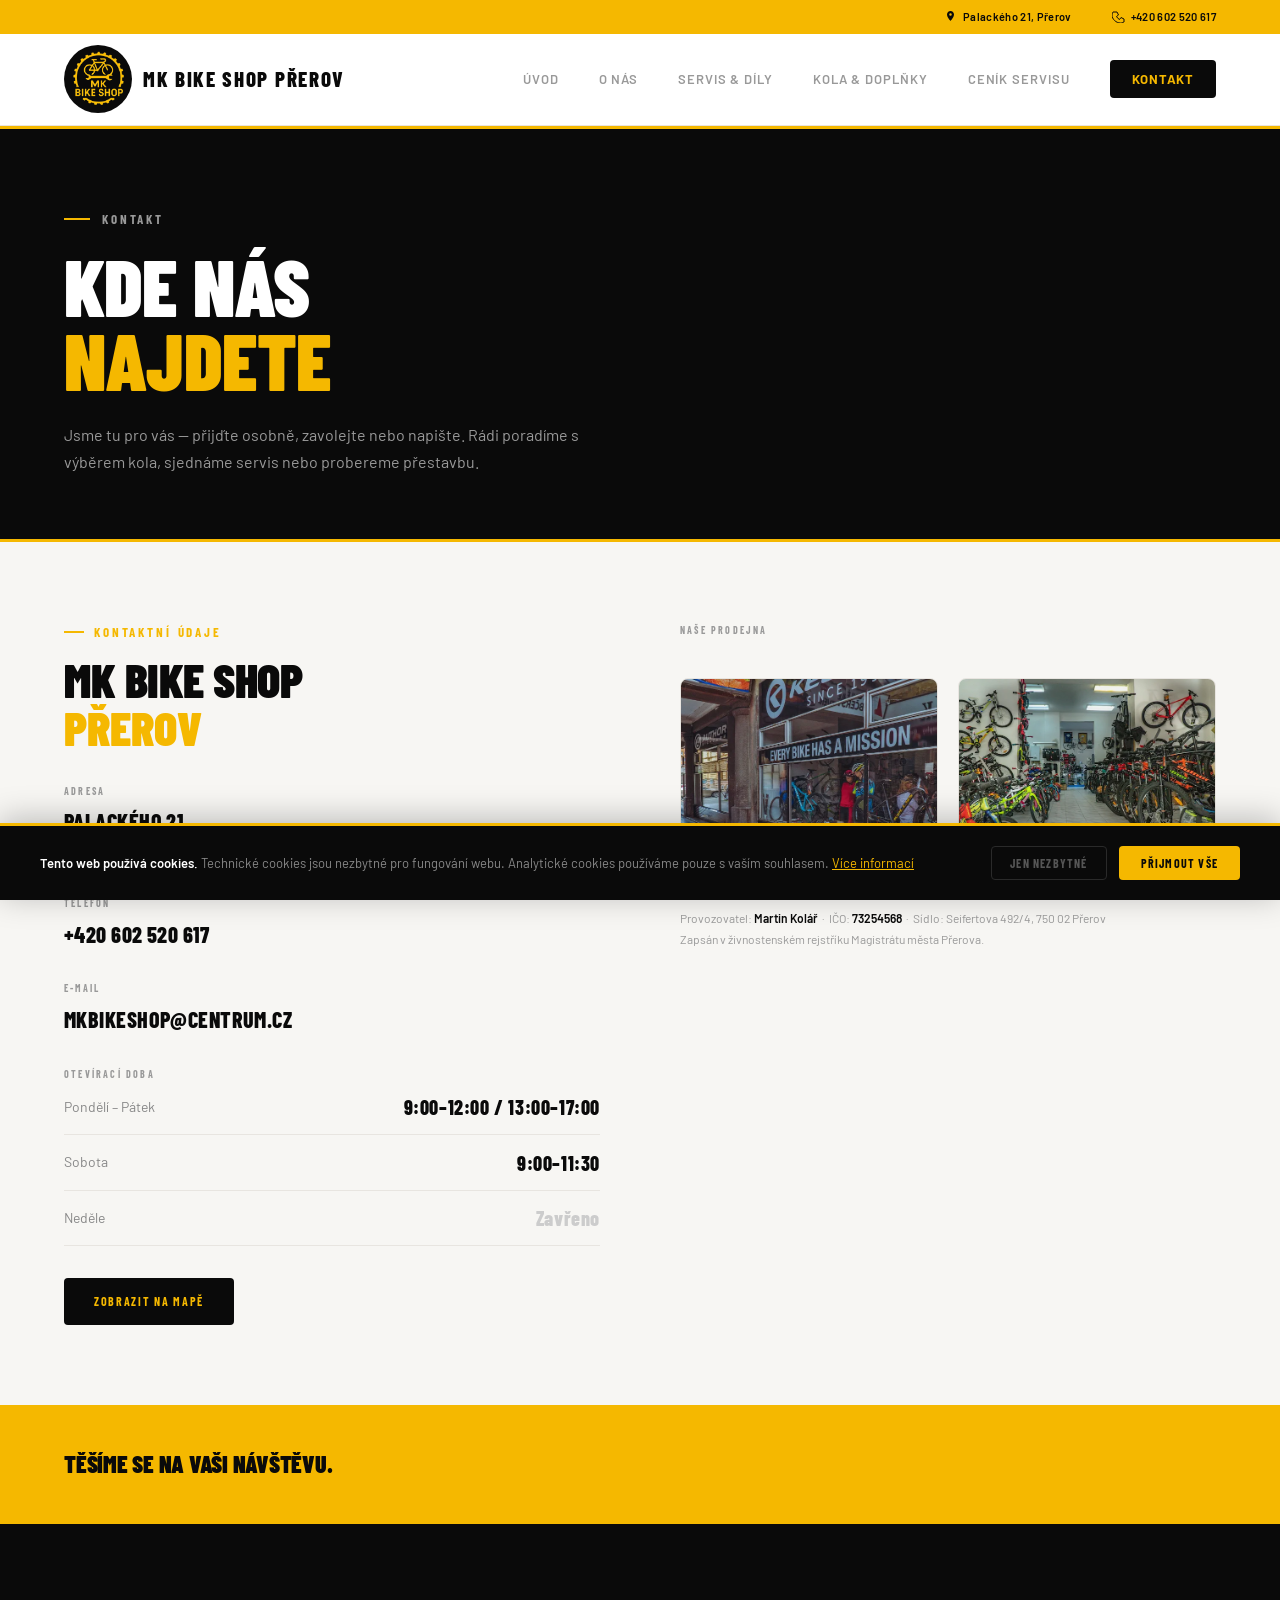
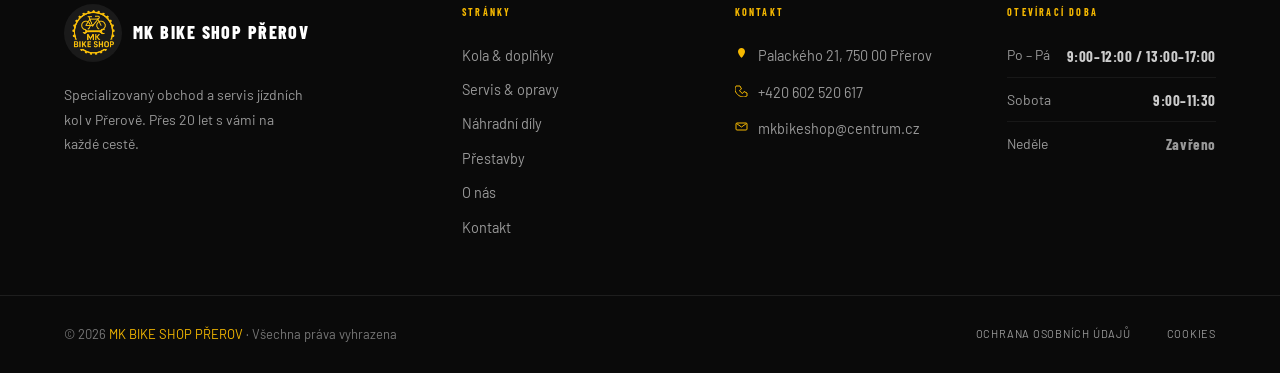
<file: kontakt.html>
﻿<!doctype html>
<html lang="cs">
  <head>
    <meta charset="UTF-8" />
    <meta name="viewport" content="width=device-width, initial-scale=1.0" />
    <meta
      name="description"
      content="Kontakt – MK BIKE SHOP PŘEROV. Palackého 21, 750 00 Přerov. Telefon, e-mail, otevírací doba."
    />
    <title>Kontakt – MK BIKE SHOP PŘEROV</title>
    <link rel="preconnect" href="https://fonts.googleapis.com" />
    <link
      href="https://fonts.googleapis.com/css2?family=Barlow+Condensed:wght@400;600;700;800;900&family=Barlow:wght@400;500;600&display=swap"
      rel="stylesheet"
    />
    <link rel="icon" type="image/png" href="img/favicon_mk.png" />
    <link rel="stylesheet" href="style.css" />
    <style>
      .kontakt-grid {
        display: grid;
        grid-template-columns: 1fr 1fr;
        gap: 5rem;
        padding: var(--space-xl) var(--px);
        background: #f7f6f3;
        border-top: 3px solid var(--gold);
      }
      .kontakt-grid .k-col-title {
        font-family: var(--fd);
        font-size: 10px;
        font-weight: 700;
        letter-spacing: 0.22em;
        text-transform: uppercase;
        color: var(--muted);
        margin-bottom: 1.25rem;
      }
      .kontakt-grid .k-block {
        margin-bottom: 2rem;
      }
      .kontakt-grid .k-block:last-child {
        margin-bottom: 0;
      }
      .kontakt-grid .k-label {
        font-family: var(--fd);
        font-size: 10px;
        font-weight: 700;
        letter-spacing: 0.22em;
        text-transform: uppercase;
        color: var(--muted);
        margin-bottom: 0.6rem;
      }
      .kontakt-grid .k-value {
        font-family: var(--fd);
        font-size: 22px;
        font-weight: 800;
        color: var(--black);
        text-transform: uppercase;
        letter-spacing: 0.02em;
        line-height: 1.25;
      }
      .kontakt-grid .k-value a {
        color: var(--black);
        transition: color 0.2s;
      }
      .kontakt-grid .k-value a:hover {
        color: var(--gold-dark);
      }

      .kontakt-grid .k-hours {
        display: flex;
        flex-direction: column;
        gap: 0.7rem;
      }
      .kontakt-grid .k-hour-row {
        display: flex;
        justify-content: space-between;
        align-items: center;
        padding-bottom: 0.7rem;
        border-bottom: 1px solid var(--border);
      }
      .kontakt-grid .k-hour-day {
        font-family: var(--fb);
        font-size: 14px;
        color: #888;
      }
      .kontakt-grid .k-hour-time {
        font-family: var(--fd);
        font-size: 20px;
        font-weight: 800;
        color: var(--black);
        letter-spacing: 0.03em;
      }
      .kontakt-grid .k-hour-time--closed {
        color: #ccc;
      }

      /* Fotky */
      .foto-grid {
        display: grid;
        grid-template-columns: 1fr 1fr;
        gap: 1.25rem;
        margin-top: 2.5rem;
      }
      .foto-wrap {
        border-radius: 8px;
        overflow: hidden;
        border: 1px solid var(--border);
        background: var(--gray-light);
        aspect-ratio: 4/3;
        display: flex;
        align-items: center;
        justify-content: center;
        position: relative;
      }
      .foto-wrap img {
        width: 100%;
        height: 100%;
        object-fit: cover;
        display: block;
      }
      .foto-placeholder {
        display: flex;
        flex-direction: column;
        align-items: center;
        gap: 0.6rem;
        text-align: center;
        padding: 1rem;
      }
      .foto-placeholder-icon {
        width: 44px;
        height: 44px;
        border-radius: 50%;
        background: var(--border);
        display: flex;
        align-items: center;
        justify-content: center;
      }
      .foto-placeholder-icon svg {
        width: 20px;
        height: 20px;
      }
      .foto-placeholder-text {
        font-family: var(--fb);
        font-size: 11px;
        color: var(--muted);
        line-height: 1.5;
      }
      .foto-label {
        font-family: var(--fd);
        font-size: 10px;
        font-weight: 700;
        letter-spacing: 0.12em;
        text-transform: uppercase;
        color: var(--muted);
        margin-top: 0.6rem;
        text-align: center;
      }

      /* Provozní info pod fotkami */
      .provozni-info {
        margin-top: 1.25rem;
        padding-top: 1rem;
        border-top: 1px solid var(--border);
        font-family: var(--fb);
        font-size: 12px;
        color: var(--muted);
        line-height: 1.75;
      }
      .provozni-info strong {
        color: var(--black);
        font-weight: 600;
      }

      .kontakt-cta {
        background: var(--gold);
        padding: 2.5rem var(--px);
        display: flex;
        align-items: center;
        justify-content: space-between;
        gap: 2rem;
        flex-wrap: wrap;
      }
      .kontakt-cta__title {
        font-family: var(--fd);
        font-size: 24px;
        font-weight: 900;
        text-transform: uppercase;
        color: var(--black);
        letter-spacing: -0.01em;
      }
      .kontakt-cta__sub {
        font-family: var(--fb);
        font-size: 13px;
        color: rgba(0, 0, 0, 0.5);
        margin-top: 0.35rem;
      }

      @media (max-width: 900px) {
        .kontakt-grid {
          grid-template-columns: 1fr;
          gap: 3rem;
        }
        .legal__grid {
          grid-template-columns: 1fr;
          gap: 2rem;
        }
        .foto-grid {
          grid-template-columns: 1fr;
        }
        .kontakt-cta {
          flex-direction: column;
          align-items: flex-start;
        }
      }
    </style>
  </head>
  <body>
    <div class="topbar">
      <div class="topbar__item">
        <svg viewBox="0 0 13 13" fill="none">
          <path
            d="M6.5 1C4.57 1 3 2.57 3 4.5c0 2.72 3.5 6.5 3.5 6.5S10 7.22 10 4.5C10 2.57 8.43 1 6.5 1zm0 4.75a1.25 1.25 0 110-2.5 1.25 1.25 0 010 2.5z"
            fill="#0a0a0a"
          />
        </svg>
        Palackého 21, Přerov
      </div>
      <div class="topbar__item">
        <svg viewBox="0 0 13 13" fill="none">
          <path
            d="M2 2h3l1.5 3-2 1.5a7.5 7.5 0 003 3L9 7.5l3 1.5v3s-2 1-3.5 1C4 13 0 9 0 5c0-1.5 1-3 1-3H2z"
            stroke="#0a0a0a"
            stroke-width="1"
            stroke-linejoin="round"
          />
        </svg>
        +420 602 520 617
      </div>
    </div>

    <nav class="nav" id="mainNav">
      <a href="index.html" class="nav__logo">
        <img
          src="img/MK bike shop bez pozadi.png"
          alt="MK BIKE SHOP PŘEROV logo"
        />
        <span class="nav__logo-name">MK BIKE SHOP PŘEROV</span>
      </a>
      <div class="nav__links">
        <a href="index.html" class="nav__link">Úvod</a>
        <a href="index.html#onas" class="nav__link">O nás</a>
        <a href="servis.html" class="nav__link">Servis & díly</a>
        <a href="kola.html" class="nav__link">Kola & doplňky</a>
        <a href="servis.html#cenik" class="nav__link">Ceník servisu</a>
        <a
          href="kontakt.html"
          class="nav__cta active"
          style="background: var(--black); color: var(--gold)"
          >Kontakt</a
        >
      </div>
      <div class="nav__toggle" onclick="toggleNav()">
        <span></span><span></span><span></span>
      </div>
    </nav>
    <div class="nav-mobile" id="navMobile">
      <a href="index.html" class="nav__link" onclick="toggleNav()">Úvod</a>
      <a href="index.html#onas" class="nav__link" onclick="toggleNav()"
        >O nás</a
      >
      <a href="servis.html" class="nav__link" onclick="toggleNav()"
        >Servis & díly</a
      >
      <a href="kola.html" class="nav__link" onclick="toggleNav()"
        >Kola & doplňky</a
      >
      <a href="servis.html#cenik" class="nav__link" onclick="toggleNav()"
        >Ceník servisu</a
      >
      <a href="kontakt.html" class="nav__cta" onclick="toggleNav()">Kontakt</a>
    </div>

    <div class="gold-bar"></div>

    <div class="page-hero">
      <div class="page-hero__eyebrow">Kontakt</div>
      <h1 class="page-hero__title">
        Kde nás<br /><span class="accent">najdete</span>
      </h1>
      <p class="page-hero__sub">
        Jsme tu pro vás — přijďte osobně, zavolejte nebo napište. Rádi poradíme
        s výběrem kola, sjednáme servis nebo probereme přestavbu.
      </p>
    </div>

    <!-- KONTAKTNÍ INFO + FOTKY -->
    <div class="kontakt-grid">
      <!-- Levý sloupec — info -->
      <div>
        <div class="t-eyebrow reveal">Kontaktní údaje</div>
        <h2 class="t-title reveal" style="margin-bottom: 2rem">
          MK BIKE SHOP<br /><span class="accent">Přerov</span>
        </h2>

        <div class="k-block reveal">
          <div class="k-label">Adresa</div>
          <div class="k-value">Palackého 21<br />750 02 Přerov</div>
        </div>

        <div class="k-block reveal">
          <div class="k-label">Telefon</div>
          <div class="k-value">
            <a href="tel:+420602520617">+420 602 520 617</a>
          </div>
        </div>

        <div class="k-block reveal">
          <div class="k-label">E-mail</div>
          <div class="k-value">
            <a href="mailto:mkbikeshop@centrum.cz">mkbikeshop@centrum.cz</a>
          </div>
        </div>

        <div class="k-block reveal">
          <div class="k-label">Otevírací doba</div>
          <div class="k-hours">
            <div class="k-hour-row">
              <span class="k-hour-day">Pondělí – Pátek</span>
              <span class="k-hour-time">9:00–12:00 / 13:00–17:00</span>
            </div>
            <div class="k-hour-row">
              <span class="k-hour-day">Sobota</span>
              <span class="k-hour-time">9:00–11:30</span>
            </div>
            <div class="k-hour-row">
              <span class="k-hour-day">Neděle</span>
              <span class="k-hour-time k-hour-time--closed">Zavřeno</span>
            </div>
          </div>
        </div>

        <div class="reveal" style="margin-top: 2rem">
          <a
            href="https://www.google.com/maps/place/MK+Bike+Sport/@49.4529595,17.4470716,699m/data=!3m2!1e3!4b1!4m6!3m5!1s0x4713ae97c242d40f:0x653caaf83846b8e4!8m2!3d49.452956!4d17.4496519!16s%2Fg%2F11b7kcjf7x?entry=ttu&g_ep=EgoyMDI2MDUxMy4wIKXMDSoASAFQAw%3D%3D"
            target="_blank"
            rel="noopener"
            class="btn btn--dark"
          >
            Zobrazit na mapě
          </a>
        </div>
      </div>

      <!-- Pravý sloupec — fotky -->
      <div class="reveal">
        <div class="k-col-title">Naše prodejna</div>

        <div class="foto-grid">
          <div>
            <div class="foto-wrap">
              <img
                src="img/prodejna_venek.webp"
                alt="MK BIKE SHOP PŘEROV – exteriér prodejny"
              />
            </div>
          </div>

          <div>
            <div class="foto-wrap">
              <img
                src="img/prodejna.webp"
                alt="MK BIKE SHOP PŘEROV – interiér prodejny"
              />
            </div>
          </div>
        </div>

        <div class="provozni-info">
          Provozovatel: <strong>Martin Kolář</strong> &nbsp;·&nbsp; IČO:
          <strong>73254568</strong> &nbsp;·&nbsp; Sídlo: Seifertova 492/4, 750
          02 Přerov<br />
          Zapsán v živnostenském rejstříku Magistrátu města Přerova.
        </div>
      </div>
    </div>

    <div class="kontakt-cta">
      <div>
        <div class="kontakt-cta__title">Těšíme se na vaši návštěvu.</div>
      </div>
    </div>

    <footer class="footer">
      <div class="footer__inner">
        <div>
          <div class="footer__logo">
            <img
              src="img/MK bike shop bez pozadi.png"
              alt="MK BIKE SHOP PŘEROV"
            />
            <span class="footer__logo-name">MK BIKE SHOP PŘEROV</span>
          </div>
          <p class="footer__tagline">
            Specializovaný obchod a servis jízdních kol v Přerově. Přes 20 let s
            vámi na každé cestě.
          </p>
        </div>
        <div>
          <div class="footer__col-title">Stránky</div>
          <div class="footer__links">
            <a href="kola.html" class="footer__link">Kola & doplňky</a>
            <a href="servis.html" class="footer__link">Servis & opravy</a>
            <a href="servis.html#dily" class="footer__link">Náhradní díly</a>
            <a href="servis.html#prestavby" class="footer__link">Přestavby</a>
            <a href="index.html#onas" class="footer__link">O nás</a>
            <a href="kontakt.html" class="footer__link">Kontakt</a>
          </div>
        </div>
        <div>
          <div class="footer__col-title">Kontakt</div>
          <div class="footer__contact-item">
            <svg viewBox="0 0 13 13" fill="none">
              <path
                d="M6.5 1C4.57 1 3 2.57 3 4.5c0 2.72 3.5 6.5 3.5 6.5S10 7.22 10 4.5C10 2.57 8.43 1 6.5 1z"
                fill="#F5B800"
              />
            </svg>
            <span>Palackého 21, 750 00 Přerov</span>
          </div>
          <div class="footer__contact-item">
            <svg viewBox="0 0 13 13" fill="none">
              <path
                d="M2 2h3l1.5 3-2 1.5a7.5 7.5 0 003 3L9 7.5l3 1.5v3s-2 1-3.5 1C4 13 0 9 0 5c0-1.5 1-3 1-3H2z"
                stroke="#F5B800"
                stroke-width="1"
                stroke-linejoin="round"
              />
            </svg>
            <a href="tel:+420602520617">+420 602 520 617</a>
          </div>
          <div class="footer__contact-item">
            <svg viewBox="0 0 13 13" fill="none">
              <path
                d="M2 3h9a1 1 0 011 1v5a1 1 0 01-1 1H2a1 1 0 01-1-1V4a1 1 0 011-1z"
                stroke="#F5B800"
                stroke-width="1"
              />
              <path
                d="M1.5 3.5l5 3.5 5-3.5"
                stroke="#F5B800"
                stroke-width="1"
              />
            </svg>
            <a href="mailto:mkbikeshop@centrum.cz">mkbikeshop@centrum.cz</a>
          </div>
        </div>
        <div>
          <div class="footer__col-title">Otevírací doba</div>
          <div class="footer__hour-row">
            <span class="footer__hour-day">Po – Pá</span
            ><span class="footer__hour-time">9:00–12:00 / 13:00–17:00</span>
          </div>
          <div class="footer__hour-row">
            <span class="footer__hour-day">Sobota</span
            ><span class="footer__hour-time">9:00–11:30</span>
          </div>
          <div class="footer__hour-row">
            <span class="footer__hour-day">Neděle</span
            ><span class="footer__hour-time" style="color: #999999"
              >Zavřeno</span
            >
          </div>
        </div>
      </div>
      <div class="footer__bottom">
        <span class="footer__copy"
          >© <script>document.write(new Date().getFullYear())</script> <span>MK BIKE SHOP PŘEROV</span> · Všechna práva
          vyhrazena</span
        >
        <div class="footer__bottom-links">
          <a href="ochrana-udaju.html" class="footer__bottom-link"
            >Ochrana osobních údajů</a
          >
          <a href="cookies.html" class="footer__bottom-link">Cookies</a>
        </div>
      </div>
    </footer>

    <script>
      function toggleNav() {
        document.getElementById("navMobile").classList.toggle("open");
      }
      window.addEventListener("scroll", () => {
        document
          .getElementById("mainNav")
          .classList.toggle("scrolled", window.scrollY > 10);
      });
      const observer = new IntersectionObserver(
        (entries) => {
          entries.forEach((e, i) => {
            if (e.isIntersecting) {
              setTimeout(() => e.target.classList.add("visible"), i * 100);
              observer.unobserve(e.target);
            }
          });
        },
        { threshold: 0.1 },
      );
      document
        .querySelectorAll(".reveal")
        .forEach((el) => observer.observe(el));
    </script>
    <script src="cookies-bar.js"></script>
  </body>
</html>
</file>
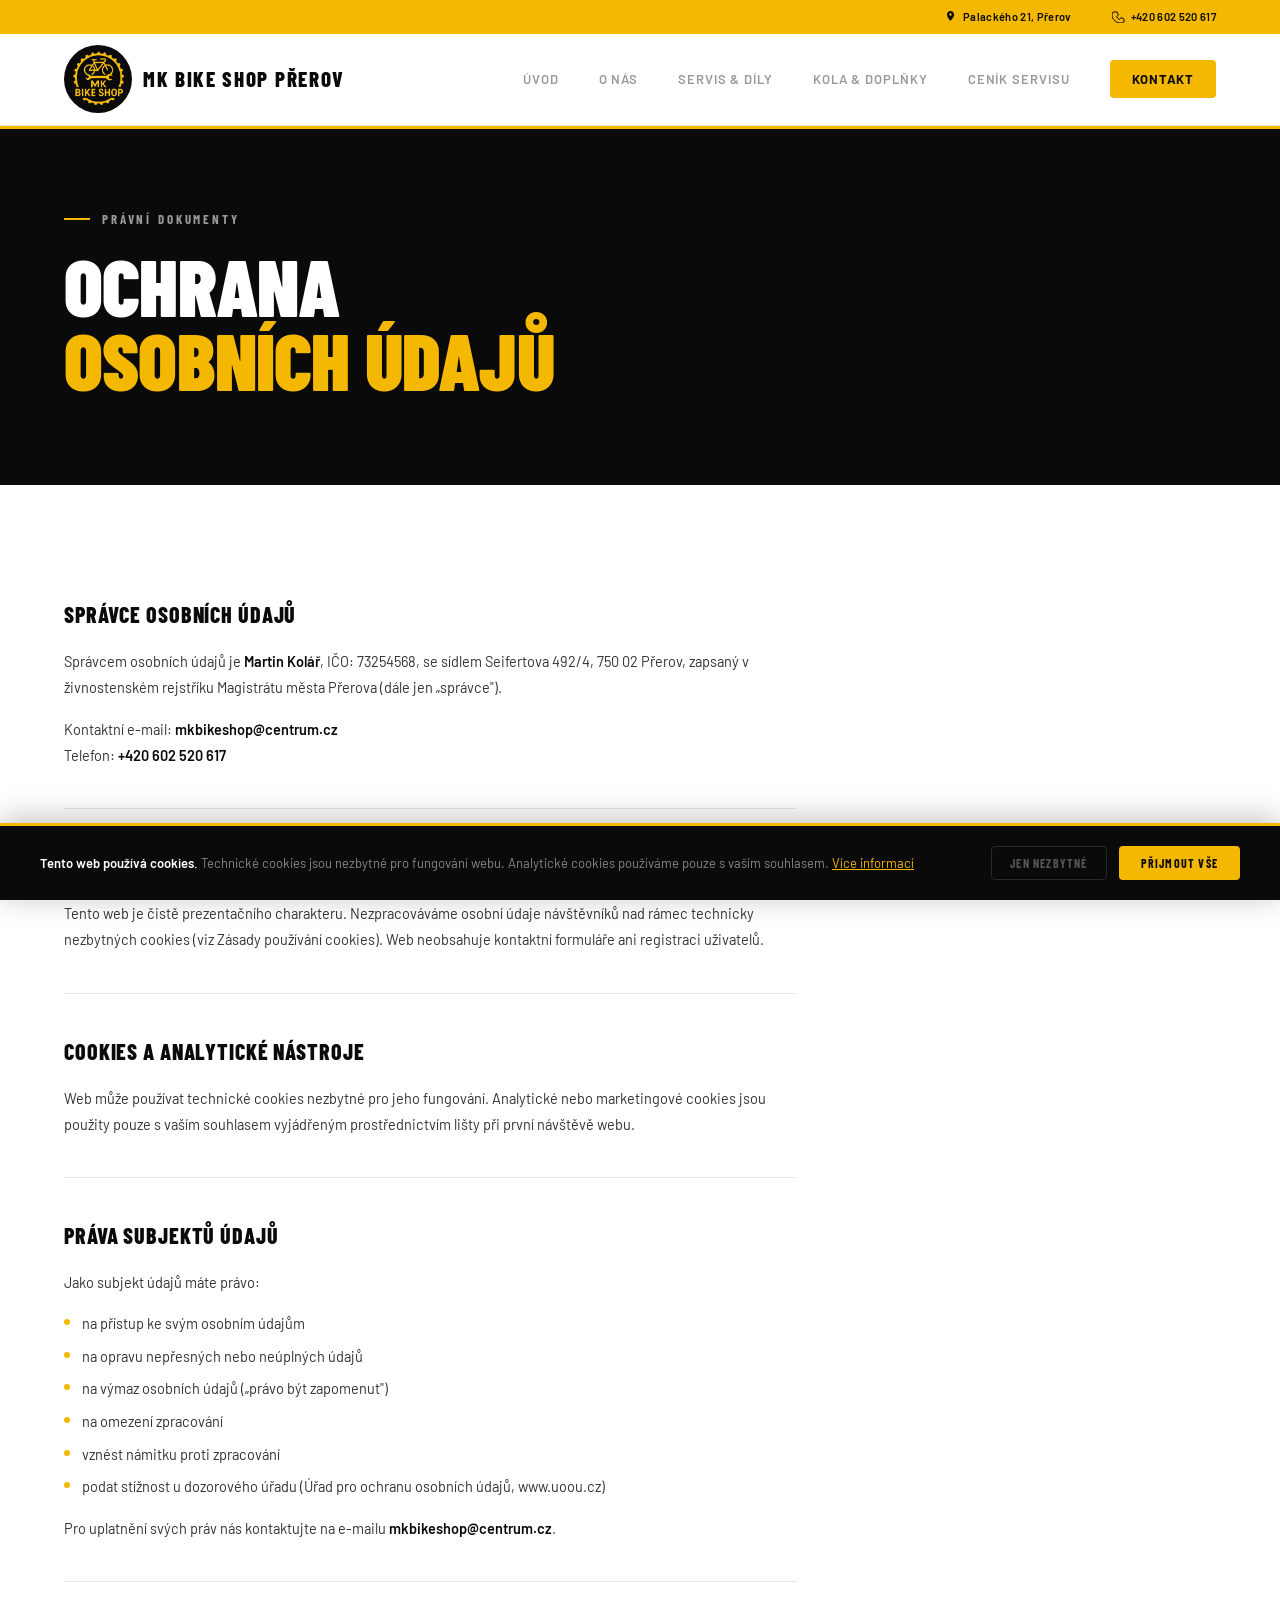
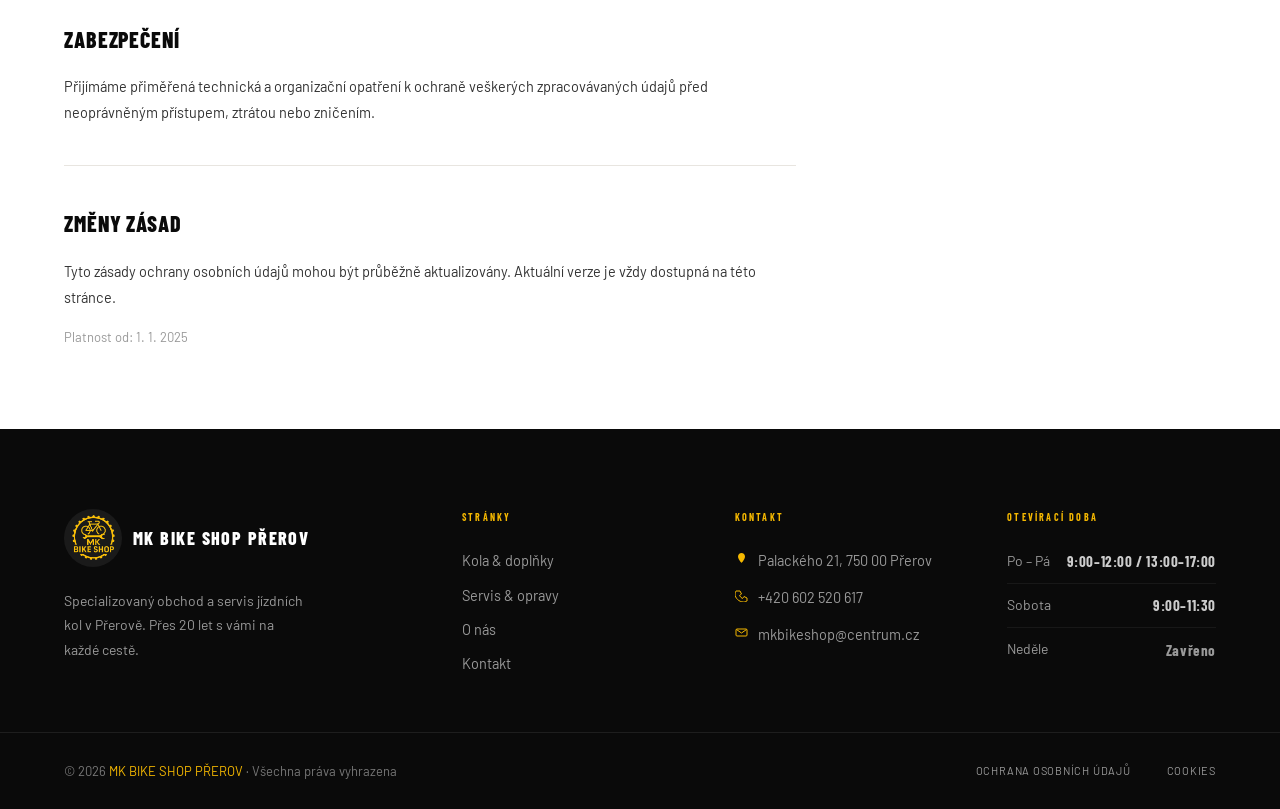
<file: ochrana-udaju.html>
﻿<!doctype html>
<html lang="cs">
  <head>
    <meta charset="UTF-8" />
    <meta name="viewport" content="width=device-width, initial-scale=1.0" />
    <meta
      name="description"
      content="Ochrana osobních údajů – MK BIKE SHOP PŘEROV."
    />
    <title>Ochrana osobních údajů – MK BIKE SHOP PŘEROV</title>
    <link rel="preconnect" href="https://fonts.googleapis.com" />
    <link
      href="https://fonts.googleapis.com/css2?family=Barlow+Condensed:wght@400;600;700;800;900&family=Barlow:wght@400;500;600&display=swap"
      rel="stylesheet"
    />
    <link rel="stylesheet" href="style.css" />
    <style>
      .legal-page {
        padding: var(--space-xl) var(--px);
        max-width: 860px;
      }
      .legal-page h2 {
        font-family: var(--fd);
        font-size: 22px;
        font-weight: 800;
        text-transform: uppercase;
        letter-spacing: 0.04em;
        color: var(--black);
        margin: 2.5rem 0 1rem;
        padding-top: 2.5rem;
        border-top: 1px solid var(--border);
      }
      .legal-page h2:first-of-type {
        margin-top: 2rem;
        padding-top: 0;
        border-top: none;
      }
      .legal-page p {
        font-family: var(--fb);
        font-size: 14.5px;
        color: var(--body);
        line-height: 1.8;
        margin-bottom: 1rem;
      }
      .legal-page p:last-child {
        margin-bottom: 0;
      }
      .legal-page strong {
        color: var(--black);
        font-weight: 600;
      }
      .legal-page ul {
        list-style: none;
        margin: 0.75rem 0 1rem;
        display: flex;
        flex-direction: column;
        gap: 0.5rem;
      }
      .legal-page ul li {
        font-family: var(--fb);
        font-size: 14.5px;
        color: var(--body);
        line-height: 1.7;
        display: flex;
        align-items: flex-start;
        gap: 0.75rem;
      }
      .legal-page ul li::before {
        content: "";
        display: block;
        width: 6px;
        height: 6px;
        border-radius: 50%;
        background: var(--gold);
        flex-shrink: 0;
        margin-top: 8px;
      }
    </style>
  </head>
  <body>
    <div class="topbar">
      <div class="topbar__item">
        <svg viewBox="0 0 13 13" fill="none">
          <path
            d="M6.5 1C4.57 1 3 2.57 3 4.5c0 2.72 3.5 6.5 3.5 6.5S10 7.22 10 4.5C10 2.57 8.43 1 6.5 1zm0 4.75a1.25 1.25 0 110-2.5 1.25 1.25 0 010 2.5z"
            fill="#0a0a0a"
          />
        </svg>
        Palackého 21, Přerov
      </div>
      <div class="topbar__item">
        <svg viewBox="0 0 13 13" fill="none">
          <path
            d="M2 2h3l1.5 3-2 1.5a7.5 7.5 0 003 3L9 7.5l3 1.5v3s-2 1-3.5 1C4 13 0 9 0 5c0-1.5 1-3 1-3H2z"
            stroke="#0a0a0a"
            stroke-width="1"
            stroke-linejoin="round"
          />
        </svg>
        +420 602 520 617
      </div>
    </div>

    <nav class="nav" id="mainNav">
      <a href="index.html" class="nav__logo">
        <img
          src="img/MK bike shop bez pozadi.png"
          alt="MK BIKE SHOP PŘEROV logo"
        />
        <span class="nav__logo-name">MK BIKE SHOP PŘEROV</span>
      </a>
      <div class="nav__links">
        <a href="index.html" class="nav__link">Úvod</a>
        <a href="index.html#onas" class="nav__link">O nás</a>
        <a href="servis.html" class="nav__link">Servis & díly</a>
        <a href="kola.html" class="nav__link">Kola & doplňky</a>
        <a href="servis.html#cenik" class="nav__link">Ceník servisu</a>
        <a href="kontakt.html" class="nav__cta">Kontakt</a>
      </div>
      <div class="nav__toggle" onclick="toggleNav()">
        <span></span><span></span><span></span>
      </div>
    </nav>
    <div class="nav-mobile" id="navMobile">
      <a href="index.html" class="nav__link" onclick="toggleNav()">Úvod</a>
      <a href="index.html#onas" class="nav__link" onclick="toggleNav()"
        >O nás</a
      >
      <a href="servis.html" class="nav__link" onclick="toggleNav()"
        >Servis & díly</a
      >
      <a href="kola.html" class="nav__link" onclick="toggleNav()"
        >Kola & doplňky</a
      >
      <a href="servis.html#cenik" class="nav__link" onclick="toggleNav()"
        >Ceník servisu</a
      >
      <a href="kontakt.html" class="nav__cta" onclick="toggleNav()">Kontakt</a>
    </div>

    <div class="gold-bar"></div>

    <div class="page-hero">
      <div class="page-hero__eyebrow">Právní dokumenty</div>
      <h1 class="page-hero__title">
        Ochrana<br /><span class="accent">osobních údajů</span>
      </h1>
    </div>

    <div class="legal-page">
      <h2>Správce osobních údajů</h2>
      <p>
        Správcem osobních údajů je <strong>Martin Kolář</strong>, IČO: 73254568,
        se sídlem Seifertova 492/4, 750 02 Přerov, zapsaný v živnostenském
        rejstříku Magistrátu města Přerova (dále jen „správce").
      </p>
      <p>
        Kontaktní e-mail: <strong>mkbikeshop@centrum.cz</strong><br />
        Telefon: <strong>+420 602 520 617</strong>
      </p>

      <h2>Jaké údaje zpracováváme</h2>
      <p>
        Tento web je čistě prezentačního charakteru. Nezpracováváme osobní údaje
        návštěvníků nad rámec technicky nezbytných cookies (viz Zásady používání
        cookies). Web neobsahuje kontaktní formuláře ani registraci uživatelů.
      </p>

      <h2>Cookies a analytické nástroje</h2>
      <p>
        Web může používat technické cookies nezbytné pro jeho fungování.
        Analytické nebo marketingové cookies jsou použity pouze s vaším
        souhlasem vyjádřeným prostřednictvím lišty při první návštěvě webu.
      </p>

      <h2>Práva subjektů údajů</h2>
      <p>Jako subjekt údajů máte právo:</p>
      <ul>
        <li>na přístup ke svým osobním údajům</li>
        <li>na opravu nepřesných nebo neúplných údajů</li>
        <li>na výmaz osobních údajů („právo být zapomenut")</li>
        <li>na omezení zpracování</li>
        <li>vznést námitku proti zpracování</li>
        <li>
          podat stížnost u dozorového úřadu (Úřad pro ochranu osobních údajů,
          www.uoou.cz)
        </li>
      </ul>
      <p>
        Pro uplatnění svých práv nás kontaktujte na e-mailu
        <strong>mkbikeshop@centrum.cz</strong>.
      </p>

      <h2>Zabezpečení</h2>
      <p>
        Přijímáme přiměřená technická a organizační opatření k ochraně veškerých
        zpracovávaných údajů před neoprávněným přístupem, ztrátou nebo zničením.
      </p>

      <h2>Změny zásad</h2>
      <p>
        Tyto zásady ochrany osobních údajů mohou být průběžně aktualizovány.
        Aktuální verze je vždy dostupná na této stránce.
      </p>
      <p style="color: var(--muted); font-size: 13px">
        Platnost od: 1. 1. 2025
      </p>
    </div>

    <footer class="footer">
      <div class="footer__inner">
        <div>
          <div class="footer__logo">
            <img
              src="img/MK bike shop bez pozadi.png"
              alt="MK BIKE SHOP PŘEROV"
            />
            <span class="footer__logo-name">MK BIKE SHOP PŘEROV</span>
          </div>
          <p class="footer__tagline">
            Specializovaný obchod a servis jízdních kol v Přerově. Přes 20 let s
            vámi na každé cestě.
          </p>
        </div>
        <div>
          <div class="footer__col-title">Stránky</div>
          <div class="footer__links">
            <a href="kola.html" class="footer__link">Kola & doplňky</a>
            <a href="servis.html" class="footer__link">Servis & opravy</a>
            <a href="index.html#onas" class="footer__link">O nás</a>
            <a href="kontakt.html" class="footer__link">Kontakt</a>
          </div>
        </div>
        <div>
          <div class="footer__col-title">Kontakt</div>
          <div class="footer__contact-item">
            <svg viewBox="0 0 13 13" fill="none">
              <path
                d="M6.5 1C4.57 1 3 2.57 3 4.5c0 2.72 3.5 6.5 3.5 6.5S10 7.22 10 4.5C10 2.57 8.43 1 6.5 1z"
                fill="#F5B800"
              />
            </svg>
            <span>Palackého 21, 750 00 Přerov</span>
          </div>
          <div class="footer__contact-item">
            <svg viewBox="0 0 13 13" fill="none">
              <path
                d="M2 2h3l1.5 3-2 1.5a7.5 7.5 0 003 3L9 7.5l3 1.5v3s-2 1-3.5 1C4 13 0 9 0 5c0-1.5 1-3 1-3H2z"
                stroke="#F5B800"
                stroke-width="1"
                stroke-linejoin="round"
              />
            </svg>
            <a href="tel:+420602520617">+420 602 520 617</a>
          </div>
          <div class="footer__contact-item">
            <svg viewBox="0 0 13 13" fill="none">
              <path
                d="M2 3h9a1 1 0 011 1v5a1 1 0 01-1 1H2a1 1 0 01-1-1V4a1 1 0 011-1z"
                stroke="#F5B800"
                stroke-width="1"
              />
              <path
                d="M1.5 3.5l5 3.5 5-3.5"
                stroke="#F5B800"
                stroke-width="1"
              />
            </svg>
            <a href="mailto:mkbikeshop@centrum.cz">mkbikeshop@centrum.cz</a>
          </div>
        </div>
        <div>
          <div class="footer__col-title">Otevírací doba</div>
          <div class="footer__hour-row">
            <span class="footer__hour-day">Po – Pá</span
            ><span class="footer__hour-time">9:00–12:00 / 13:00–17:00</span>
          </div>
          <div class="footer__hour-row">
            <span class="footer__hour-day">Sobota</span
            ><span class="footer__hour-time">9:00–11:30</span>
          </div>
          <div class="footer__hour-row">
            <span class="footer__hour-day">Neděle</span
            ><span class="footer__hour-time" style="color: #999999"
              >Zavřeno</span
            >
          </div>
        </div>
      </div>
      <div class="footer__bottom">
        <span class="footer__copy"
          >© <script>document.write(new Date().getFullYear())</script> <span>MK BIKE SHOP PŘEROV</span> · Všechna práva
          vyhrazena</span
        >
        <div class="footer__bottom-links">
          <a href="ochrana-udaju.html" class="footer__bottom-link"
            >Ochrana osobních údajů</a
          >
          <a href="cookies.html" class="footer__bottom-link">Cookies</a>
        </div>
      </div>
    </footer>

    <script>
      function toggleNav() {
        document.getElementById("navMobile").classList.toggle("open");
      }
      window.addEventListener("scroll", () => {
        document
          .getElementById("mainNav")
          .classList.toggle("scrolled", window.scrollY > 10);
      });
    </script>
    <script src="cookies-bar.js"></script>
  </body>
</html>
</file>
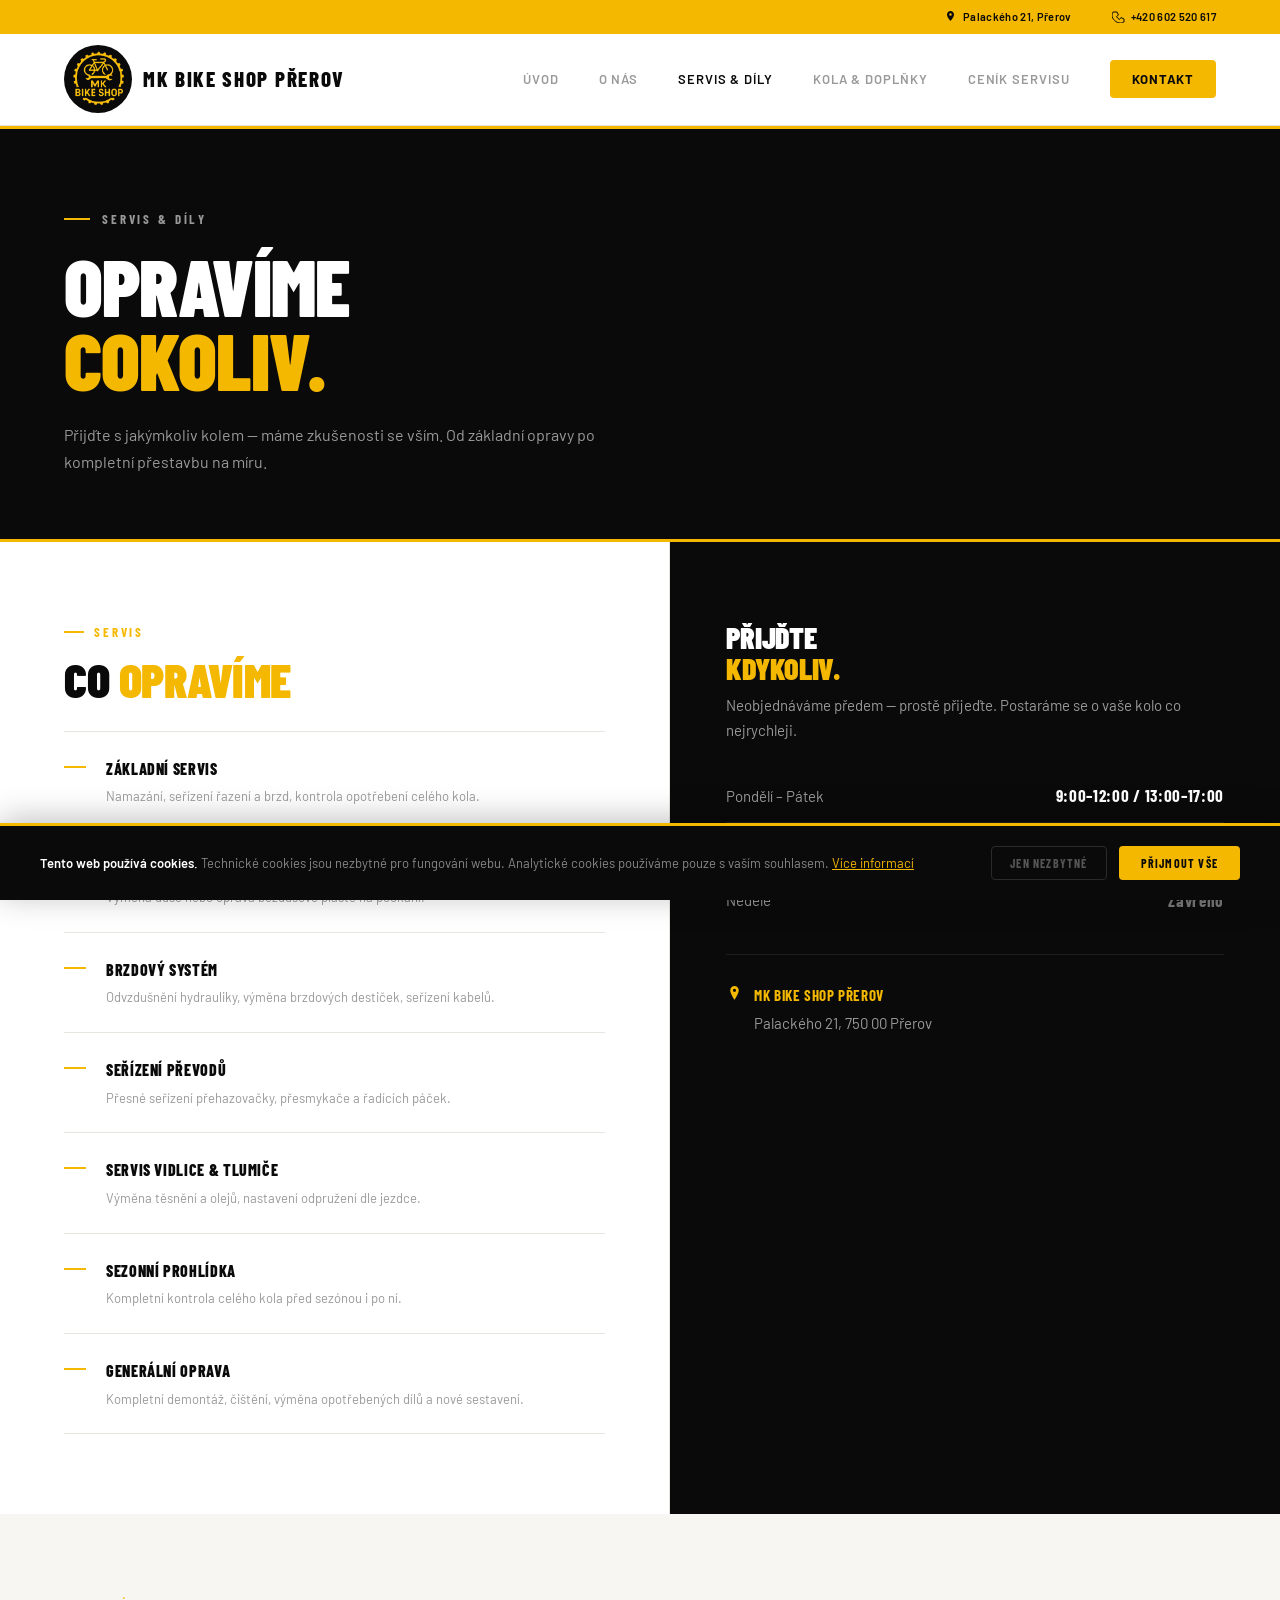
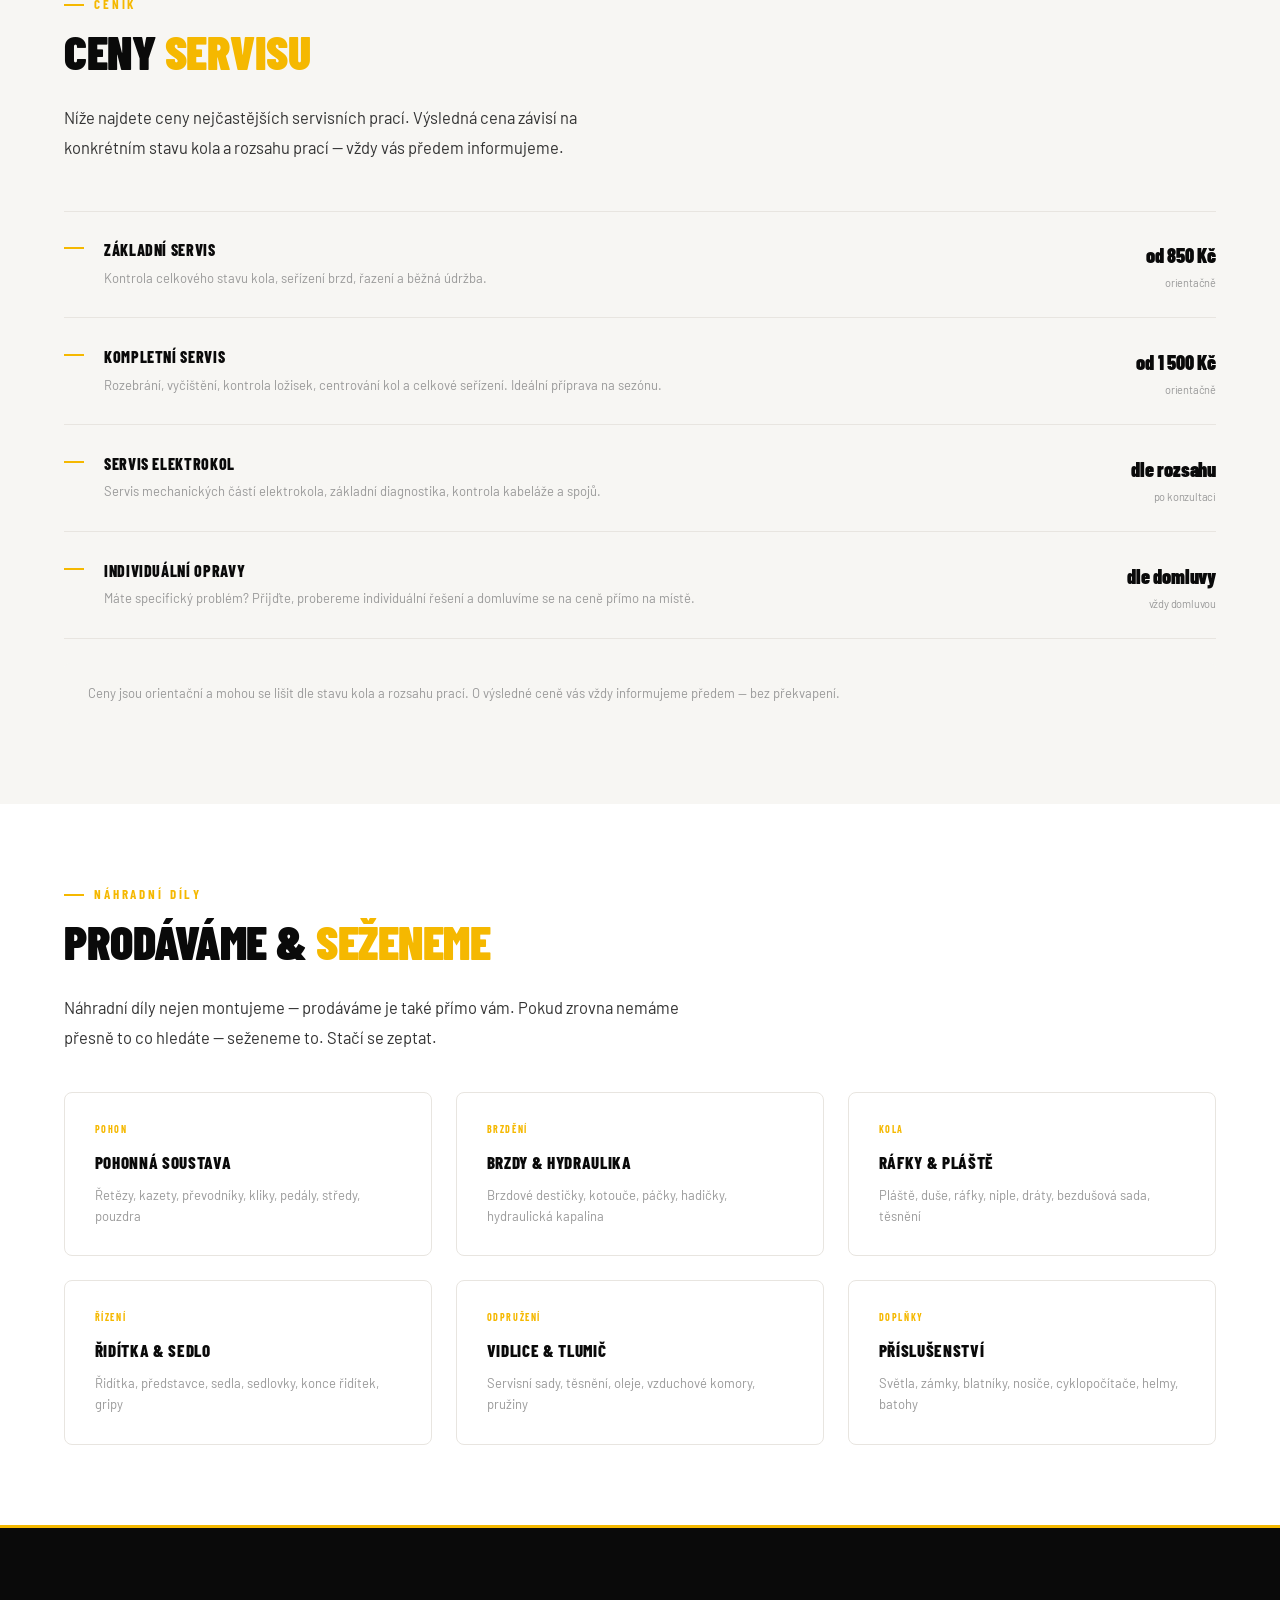
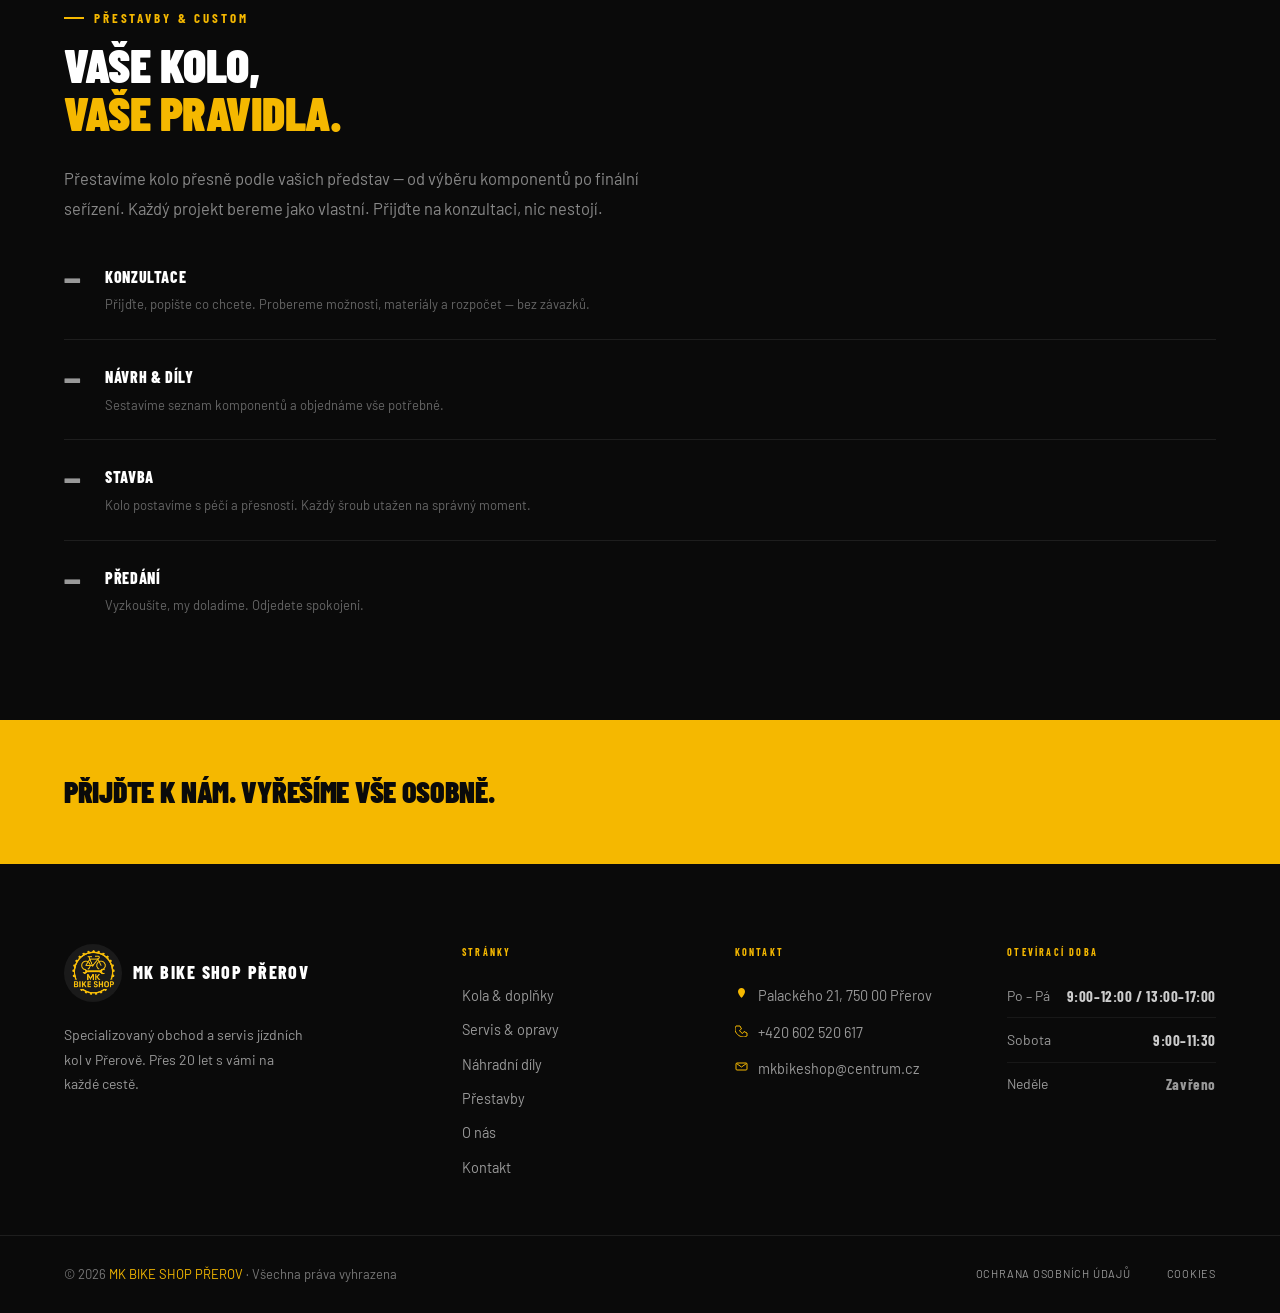
<file: servis.html>
﻿<!doctype html>
<html lang="cs">
  <head>
    <meta charset="UTF-8" />
    <meta name="viewport" content="width=device-width, initial-scale=1.0" />
    <meta
      name="description"
      content="Servis jízdních kol, přestavby a náhradní díly – MK BIKE SHOP PŘEROV. Opravíme cokoliv. Přijďte k nám."
    />
    <title>Servis & díly – MK BIKE SHOP PŘEROV</title>
    <link rel="preconnect" href="https://fonts.googleapis.com" />
    <link
      href="https://fonts.googleapis.com/css2?family=Barlow+Condensed:wght@400;600;700;800;900&family=Barlow:wght@400;500;600&display=swap"
      rel="stylesheet"
    />
    <link rel="icon" type="image/png" href="img/favicon_mk.png" />
    <link rel="stylesheet" href="style.css" />
    <style>
      /* Ceník — čistý seznam */
      .cenik {
        margin-top: 3rem;
      }
      .cenik__row {
        display: flex;
        align-items: flex-start;
        justify-content: space-between;
        gap: 3rem;
        padding: 1.6rem 0;
        border-bottom: 1px solid var(--border);
      }
      .cenik__row:first-child {
        border-top: 1px solid var(--border);
      }
      .cenik__left {
        display: flex;
        align-items: flex-start;
        gap: 1.25rem;
        flex: 1;
      }
      .cenik__dash {
        width: 20px;
        height: 2px;
        background: var(--gold);
        flex-shrink: 0;
        margin-top: 10px;
      }
      .cenik__name {
        font-family: var(--fd);
        font-size: 16px;
        font-weight: 800;
        color: var(--black);
        text-transform: uppercase;
        letter-spacing: 0.04em;
        margin-bottom: 5px;
      }
      .cenik__desc {
        font-family: var(--fb);
        font-size: 13px;
        color: var(--muted);
        line-height: 1.6;
      }
      .cenik__price {
        font-family: var(--fd);
        font-size: 20px;
        font-weight: 900;
        color: var(--black);
        white-space: nowrap;
        letter-spacing: -0.01em;
        flex-shrink: 0;
        padding-top: 2px;
        text-align: right;
      }
      .cenik__price-note {
        font-family: var(--fb);
        font-size: 11px;
        color: var(--muted);
        font-weight: 400;
        display: block;
        margin-top: 3px;
      }
      .cenik__note {
        margin-top: 1.5rem;
        font-family: var(--fb);
        font-size: 13px;
        color: var(--muted);
        line-height: 1.65;
        padding: 1.25rem 1.5rem;
        background: var(--gray-bg);
        border-radius: 6px;
        border-left: none;
      }

      /* Přestavby — bez showcase */
      .prestavby-simple {
        display: flex;
        flex-direction: column;
        gap: 0;
        margin-top: 1rem;
      }
      .ps-step {
        display: flex;
        gap: 1.5rem;
        padding: 1.5rem 0;
        border-bottom: 1px solid var(--border-dark);
        align-items: flex-start;
      }
      .ps-step:last-child {
        border-bottom: none;
      }
      .ps-dash {
        font-family: var(--fd);
        font-size: 28px;
        font-weight: 900;
        color: #999999;
        line-height: 1;
        flex-shrink: 0;
      }
      .ps-title {
        font-family: var(--fd);
        font-size: 16px;
        font-weight: 800;
        color: var(--white);
        text-transform: uppercase;
        letter-spacing: 0.04em;
        margin-bottom: 5px;
      }
      .ps-desc {
        font-family: var(--fb);
        font-size: 13px;
        color: #666;
        line-height: 1.6;
      }

      @media (max-width: 900px) {
        .cenik__row {
          flex-direction: column;
          gap: 0.75rem;
        }
        .cenik__price {
          text-align: left;
        }
      }
    </style>
  </head>
  <body>
    <div class="topbar">
      <div class="topbar__item">
        <svg viewBox="0 0 13 13" fill="none">
          <path
            d="M6.5 1C4.57 1 3 2.57 3 4.5c0 2.72 3.5 6.5 3.5 6.5S10 7.22 10 4.5C10 2.57 8.43 1 6.5 1zm0 4.75a1.25 1.25 0 110-2.5 1.25 1.25 0 010 2.5z"
            fill="#0a0a0a"
          />
        </svg>
        Palackého 21, Přerov
      </div>
      <div class="topbar__item">
        <svg viewBox="0 0 13 13" fill="none">
          <path
            d="M2 2h3l1.5 3-2 1.5a7.5 7.5 0 003 3L9 7.5l3 1.5v3s-2 1-3.5 1C4 13 0 9 0 5c0-1.5 1-3 1-3H2z"
            stroke="#0a0a0a"
            stroke-width="1"
            stroke-linejoin="round"
          />
        </svg>
        +420 602 520 617
      </div>
    </div>

    <nav class="nav" id="mainNav">
      <a href="index.html" class="nav__logo">
        <img
          src="img/MK bike shop bez pozadi.png"
          alt="MK BIKE SHOP PŘEROV logo"
        />
        <span class="nav__logo-name">MK BIKE SHOP PŘEROV</span>
      </a>
      <div class="nav__links">
        <a href="index.html" class="nav__link">Úvod</a>
        <a href="index.html#onas" class="nav__link">O nás</a>
        <a href="servis.html" class="nav__link active">Servis & díly</a>
        <a href="kola.html" class="nav__link">Kola & doplňky</a>
        <a href="servis.html#cenik" class="nav__link">Ceník servisu</a>
        <a href="kontakt.html" class="nav__cta">Kontakt</a>
      </div>
      <div class="nav__toggle" onclick="toggleNav()">
        <span></span><span></span><span></span>
      </div>
    </nav>
    <div class="nav-mobile" id="navMobile">
      <a href="index.html" class="nav__link" onclick="toggleNav()">Úvod</a>
      <a href="index.html#onas" class="nav__link" onclick="toggleNav()"
        >O nás</a
      >
      <a href="servis.html" class="nav__link active" onclick="toggleNav()"
        >Servis & díly</a
      >
      <a href="kola.html" class="nav__link" onclick="toggleNav()"
        >Kola & doplňky</a
      >
      <a href="servis.html#cenik" class="nav__link" onclick="toggleNav()"
        >Ceník servisu</a
      >
      <a href="kontakt.html" class="nav__cta" onclick="toggleNav()">Kontakt</a>
    </div>

    <div class="gold-bar"></div>

    <div class="page-hero">
      <div class="page-hero__eyebrow">Servis & díly</div>
      <h1 class="page-hero__title">
        Opravíme<br /><span class="accent">cokoliv.</span>
      </h1>
      <p class="page-hero__sub">
        Přijďte s jakýmkoliv kolem — máme zkušenosti se vším. Od základní opravy
        po kompletní přestavbu na míru.
      </p>
    </div>

    <div class="gold-bar"></div>

    <!-- SERVIS + CENÍK -->
    <div class="servis-split">
      <div class="servis-left">
        <div class="t-eyebrow reveal">Servis</div>
        <h2 class="t-title reveal">Co <span class="accent">opravíme</span></h2>
        <div class="servis-list reveal">
          <div class="servis-item">
            <div class="servis-item__dash"></div>
            <div>
              <div class="servis-item__name">Základní servis</div>
              <div class="servis-item__desc">
                Namazání, seřízení řazení a brzd, kontrola opotřebení celého
                kola.
              </div>
            </div>
          </div>
          <div class="servis-item">
            <div class="servis-item__dash"></div>
            <div>
              <div class="servis-item__name">Oprava defektu</div>
              <div class="servis-item__desc">
                Výměna duše nebo oprava bezdušové pláště na počkání.
              </div>
            </div>
          </div>
          <div class="servis-item">
            <div class="servis-item__dash"></div>
            <div>
              <div class="servis-item__name">Brzdový systém</div>
              <div class="servis-item__desc">
                Odvzdušnění hydrauliky, výměna brzdových destiček, seřízení
                kabelů.
              </div>
            </div>
          </div>
          <div class="servis-item">
            <div class="servis-item__dash"></div>
            <div>
              <div class="servis-item__name">Seřízení převodů</div>
              <div class="servis-item__desc">
                Přesné seřízení přehazovačky, přesmykače a řadících páček.
              </div>
            </div>
          </div>
          <div class="servis-item">
            <div class="servis-item__dash"></div>
            <div>
              <div class="servis-item__name">Servis vidlice & tlumiče</div>
              <div class="servis-item__desc">
                Výměna těsnění a olejů, nastavení odpružení dle jezdce.
              </div>
            </div>
          </div>
          <div class="servis-item">
            <div class="servis-item__dash"></div>
            <div>
              <div class="servis-item__name">Sezonní prohlídka</div>
              <div class="servis-item__desc">
                Kompletní kontrola celého kola před sezónou i po ní.
              </div>
            </div>
          </div>
          <div class="servis-item">
            <div class="servis-item__dash"></div>
            <div>
              <div class="servis-item__name">Generální oprava</div>
              <div class="servis-item__desc">
                Kompletní demontáž, čištění, výměna opotřebených dílů a nové
                sestavení.
              </div>
            </div>
          </div>
        </div>
      </div>

      <div class="servis-right">
        <div class="info-box reveal">
          <div>
            <div class="info-box__title">
              Přijďte<br /><span>kdykoliv.</span>
            </div>
            <p class="info-box__note">
              Neobjednáváme předem — prostě přijeďte. Postaráme se o vaše kolo
              co nejrychleji.
            </p>
          </div>
          <div class="info-hours">
            <div class="info-hour-row">
              <span class="info-hour-day">Pondělí – Pátek</span>
              <span class="info-hour-time">9:00–12:00 / 13:00–17:00</span>
            </div>
            <div class="info-hour-row">
              <span class="info-hour-day">Sobota</span>
              <span class="info-hour-time">9:00–11:30</span>
            </div>
            <div class="info-hour-row">
              <span class="info-hour-day">Neděle</span>
              <span class="info-hour-time info-hour-time--closed">Zavřeno</span>
            </div>
          </div>
          <div class="info-addr">
            <svg viewBox="0 0 16 16" fill="none">
              <path
                d="M8 1C5.79 1 4 2.79 4 5c0 3.25 4 9 4 9s4-5.75 4-9c0-2.21-1.79-4-4-4zm0 5.5a1.5 1.5 0 110-3 1.5 1.5 0 010 3z"
                fill="#F5B800"
              />
            </svg>
            <div class="info-addr-text">
              <strong>MK BIKE SHOP PŘEROV</strong>
              Palackého 21, 750 00 Přerov
            </div>
          </div>
        </div>
      </div>
    </div>

    <!-- CENÍK -->
    <section class="section section--alt" id="cenik">
      <div class="t-eyebrow reveal">Ceník</div>
      <h2 class="t-title reveal">Ceny <span class="accent">servisu</span></h2>
      <p class="t-body reveal" style="max-width: 580px">
        Níže najdete ceny nejčastějších servisních prací. Výsledná cena závisí
        na konkrétním stavu kola a rozsahu prací — vždy vás předem informujeme.
      </p>

      <div class="cenik reveal">
        <div class="cenik__row">
          <div class="cenik__left">
            <div class="cenik__dash"></div>
            <div>
              <div class="cenik__name">Základní servis</div>
              <div class="cenik__desc">
                Kontrola celkového stavu kola, seřízení brzd, řazení a běžná
                údržba.
              </div>
            </div>
          </div>
          <div class="cenik__price">
            od 850 Kč
            <span class="cenik__price-note">orientačně</span>
          </div>
        </div>
        <div class="cenik__row">
          <div class="cenik__left">
            <div class="cenik__dash"></div>
            <div>
              <div class="cenik__name">Kompletní servis</div>
              <div class="cenik__desc">
                Rozebrání, vyčištění, kontrola ložisek, centrování kol a celkové
                seřízení. Ideální příprava na sezónu.
              </div>
            </div>
          </div>
          <div class="cenik__price">
            od 1 500 Kč
            <span class="cenik__price-note">orientačně</span>
          </div>
        </div>
        <div class="cenik__row">
          <div class="cenik__left">
            <div class="cenik__dash"></div>
            <div>
              <div class="cenik__name">Servis elektrokol</div>
              <div class="cenik__desc">
                Servis mechanických částí elektrokola, základní diagnostika,
                kontrola kabeláže a spojů.
              </div>
            </div>
          </div>
          <div class="cenik__price">
            dle rozsahu
            <span class="cenik__price-note">po konzultaci</span>
          </div>
        </div>
        <div class="cenik__row">
          <div class="cenik__left">
            <div class="cenik__dash"></div>
            <div>
              <div class="cenik__name">Individuální opravy</div>
              <div class="cenik__desc">
                Máte specifický problém? Přijďte, probereme individuální řešení
                a domluvíme se na ceně přímo na místě.
              </div>
            </div>
          </div>
          <div class="cenik__price">
            dle domluvy
            <span class="cenik__price-note">vždy domluvou</span>
          </div>
        </div>
      </div>

      <div class="cenik__note reveal">
        Ceny jsou orientační a mohou se lišit dle stavu kola a rozsahu prací. O
        výsledné ceně vás vždy informujeme předem — bez překvapení.
      </div>
    </section>

    <!-- NÁHRADNÍ DÍLY -->
    <section class="section" id="dily">
      <div class="t-eyebrow reveal">Náhradní díly</div>
      <h2 class="t-title reveal">
        Prodáváme & <span class="accent">seženeme</span>
      </h2>
      <p class="t-body reveal" style="max-width: 620px; margin-bottom: 2.5rem">
        Náhradní díly nejen montujeme — prodáváme je také přímo vám. Pokud
        zrovna nemáme přesně to co hledáte — seženeme to. Stačí se zeptat.
      </p>
      <div class="dily-grid reveal">
        <div class="dily-card">
          <div class="dily-card__label">Pohon</div>
          <div class="dily-card__cat">Pohonná soustava</div>
          <div class="dily-card__items">
            Řetězy, kazety, převodníky, kliky, pedály, středy, pouzdra
          </div>
        </div>
        <div class="dily-card">
          <div class="dily-card__label">Brzdění</div>
          <div class="dily-card__cat">Brzdy & hydraulika</div>
          <div class="dily-card__items">
            Brzdové destičky, kotouče, páčky, hadičky, hydraulická kapalina
          </div>
        </div>
        <div class="dily-card">
          <div class="dily-card__label">Kola</div>
          <div class="dily-card__cat">Ráfky & pláště</div>
          <div class="dily-card__items">
            Pláště, duše, ráfky, niple, dráty, bezdušová sada, těsnění
          </div>
        </div>
        <div class="dily-card">
          <div class="dily-card__label">Řízení</div>
          <div class="dily-card__cat">Řidítka & sedlo</div>
          <div class="dily-card__items">
            Řidítka, představce, sedla, sedlovky, konce řidítek, gripy
          </div>
        </div>
        <div class="dily-card">
          <div class="dily-card__label">Odpružení</div>
          <div class="dily-card__cat">Vidlice & tlumič</div>
          <div class="dily-card__items">
            Servisní sady, těsnění, oleje, vzduchové komory, pružiny
          </div>
        </div>
        <div class="dily-card">
          <div class="dily-card__label">Doplňky</div>
          <div class="dily-card__cat">Příslušenství</div>
          <div class="dily-card__items">
            Světla, zámky, blatníky, nosiče, cyklopočítače, helmy, batohy
          </div>
        </div>
      </div>
    </section>

    <div class="gold-bar"></div>

    <!-- PŘESTAVBY -->
    <section class="section section--dark" id="prestavby">
      <div class="t-eyebrow reveal">Přestavby & Custom</div>
      <h2 class="t-title t-title--light reveal">
        Vaše kolo,<br /><span class="accent">vaše pravidla.</span>
      </h2>
      <p
        class="t-body t-body--light reveal"
        style="max-width: 580px; margin-bottom: 0"
      >
        Přestavíme kolo přesně podle vašich představ — od výběru komponentů po
        finální seřízení. Každý projekt bereme jako vlastní. Přijďte na
        konzultaci, nic nestojí.
      </p>
      <div class="prestavby-simple reveal">
        <div class="ps-step">
          <div class="ps-dash">—</div>
          <div>
            <div class="ps-title">Konzultace</div>
            <div class="ps-desc">
              Přijďte, popište co chcete. Probereme možnosti, materiály a
              rozpočet — bez závazků.
            </div>
          </div>
        </div>
        <div class="ps-step">
          <div class="ps-dash">—</div>
          <div>
            <div class="ps-title">Návrh & díly</div>
            <div class="ps-desc">
              Sestavíme seznam komponentů a objednáme vše potřebné.
            </div>
          </div>
        </div>
        <div class="ps-step">
          <div class="ps-dash">—</div>
          <div>
            <div class="ps-title">Stavba</div>
            <div class="ps-desc">
              Kolo postavíme s péčí a přesností. Každý šroub utažen na správný
              moment.
            </div>
          </div>
        </div>
        <div class="ps-step">
          <div class="ps-dash">—</div>
          <div>
            <div class="ps-title">Předání</div>
            <div class="ps-desc">
              Vyzkoušíte, my doladíme. Odjedete spokojeni.
            </div>
          </div>
        </div>
      </div>
    </section>

    <div class="cta-banner cta-banner--gold">
      <div>
        <div class="cta-banner__title">Přijďte k nám. Vyřešíme vše osobně.</div>
      </div>
    </div>

    <footer class="footer">
      <div class="footer__inner">
        <div>
          <div class="footer__logo">
            <img
              src="img/MK bike shop bez pozadi.png"
              alt="MK BIKE SHOP PŘEROV"
            />
            <span class="footer__logo-name">MK BIKE SHOP PŘEROV</span>
          </div>
          <p class="footer__tagline">
            Specializovaný obchod a servis jízdních kol v Přerově. Přes 20 let s
            vámi na každé cestě.
          </p>
        </div>
        <div>
          <div class="footer__col-title">Stránky</div>
          <div class="footer__links">
            <a href="kola.html" class="footer__link">Kola & doplňky</a>
            <a href="servis.html" class="footer__link">Servis & opravy</a>
            <a href="servis.html#dily" class="footer__link">Náhradní díly</a>
            <a href="servis.html#prestavby" class="footer__link">Přestavby</a>
            <a href="index.html#onas" class="footer__link">O nás</a>
            <a href="kontakt.html" class="footer__link">Kontakt</a>
          </div>
        </div>
        <div>
          <div class="footer__col-title">Kontakt</div>
          <div class="footer__contact-item">
            <svg viewBox="0 0 13 13" fill="none">
              <path
                d="M6.5 1C4.57 1 3 2.57 3 4.5c0 2.72 3.5 6.5 3.5 6.5S10 7.22 10 4.5C10 2.57 8.43 1 6.5 1z"
                fill="#F5B800"
              />
            </svg>
            <span>Palackého 21, 750 00 Přerov</span>
          </div>
          <div class="footer__contact-item">
            <svg viewBox="0 0 13 13" fill="none">
              <path
                d="M2 2h3l1.5 3-2 1.5a7.5 7.5 0 003 3L9 7.5l3 1.5v3s-2 1-3.5 1C4 13 0 9 0 5c0-1.5 1-3 1-3H2z"
                stroke="#F5B800"
                stroke-width="1"
                stroke-linejoin="round"
              />
            </svg>
            <a href="tel:+420602520617">+420 602 520 617</a>
          </div>
          <div class="footer__contact-item">
            <svg viewBox="0 0 13 13" fill="none">
              <path
                d="M2 3h9a1 1 0 011 1v5a1 1 0 01-1 1H2a1 1 0 01-1-1V4a1 1 0 011-1z"
                stroke="#F5B800"
                stroke-width="1"
              />
              <path
                d="M1.5 3.5l5 3.5 5-3.5"
                stroke="#F5B800"
                stroke-width="1"
              />
            </svg>
            <a href="mailto:mkbikeshop@centrum.cz">mkbikeshop@centrum.cz</a>
          </div>
        </div>
        <div>
          <div class="footer__col-title">Otevírací doba</div>
          <div class="footer__hour-row">
            <span class="footer__hour-day">Po – Pá</span
            ><span class="footer__hour-time">9:00–12:00 / 13:00–17:00</span>
          </div>
          <div class="footer__hour-row">
            <span class="footer__hour-day">Sobota</span
            ><span class="footer__hour-time">9:00–11:30</span>
          </div>
          <div class="footer__hour-row">
            <span class="footer__hour-day">Neděle</span
            ><span class="footer__hour-time" style="color: #999999"
              >Zavřeno</span
            >
          </div>
        </div>
      </div>
      <div class="footer__bottom">
        <span class="footer__copy"
          >©
          <script>
            document.write(new Date().getFullYear());
          </script>
          <span>MK BIKE SHOP PŘEROV</span> · Všechna práva vyhrazena</span
        >
        <div class="footer__bottom-links">
          <a href="ochrana-udaju.html" class="footer__bottom-link"
            >Ochrana osobních údajů</a
          >
          <a href="cookies.html" class="footer__bottom-link">Cookies</a>
        </div>
      </div>
    </footer>

    <script>
      function toggleNav() {
        document.getElementById("navMobile").classList.toggle("open");
      }
      window.addEventListener("scroll", () => {
        document
          .getElementById("mainNav")
          .classList.toggle("scrolled", window.scrollY > 10);
      });
      const observer = new IntersectionObserver(
        (entries) => {
          entries.forEach((e, i) => {
            if (e.isIntersecting) {
              setTimeout(() => e.target.classList.add("visible"), i * 100);
              observer.unobserve(e.target);
            }
          });
        },
        { threshold: 0.1 },
      );
      document
        .querySelectorAll(".reveal")
        .forEach((el) => observer.observe(el));
    </script>
    <script src="cookies-bar.js"></script>
  </body>
</html>
</file>
<file: style.css>
/* ============================================================
   MK BIKE SHOP — Global Stylesheet
   ============================================================ */

/* ── Variables ── */
:root {
  --gold:       #F5B800;
  --gold-dark:  #C99600;
  --black:      #0a0a0a;
  --dark:       #141414;
  --white:      #ffffff;
  --gray-bg:    #F7F6F3;
  --gray-light: #EFEDE9;
  --border:     #E8E5E0;
  --border-dark:#1E1E1E;
  --muted:      #999999;
  --body:       #333;

  --fd: 'Barlow Condensed', sans-serif;
  --fb: 'Barlow', sans-serif;

  /* Spacing scale */
  --space-xs:   0.5rem;
  --space-sm:   1rem;
  --space-md:   1.75rem;
  --space-lg:   3rem;
  --space-xl:   5rem;

  /* Page padding */
  --px: 4rem;
}

/* ── Reset ── */
*, *::before, *::after { box-sizing: border-box; margin: 0; padding: 0; }
html { scroll-behavior: smooth; font-size: 16px; }
body { font-family: var(--fb); background: var(--white); color: var(--black); overflow-x: hidden; line-height: 1.6; }
a { text-decoration: none; color: inherit; }
img { display: block; max-width: 100%; }
ul { list-style: none; }

/* ── Typography ── */
.t-eyebrow {
  font-family: var(--fd);
  font-size: 13px;
  font-weight: 700;
  letter-spacing: .22em;
  text-transform: uppercase;
  color: var(--gold);
  display: flex;
  align-items: center;
  gap: 10px;
  margin-bottom: .75rem;
}
.t-eyebrow::before {
  content: '';
  display: block;
  width: 20px;
  height: 2px;
  background: var(--gold);
  flex-shrink: 0;
}
.t-title {
  font-family: var(--fd);
  font-size: clamp(32px, 4vw, 48px);
  font-weight: 900;
  text-transform: uppercase;
  letter-spacing: -.01em;
  line-height: 1;
  margin-bottom: var(--space-md);
}
.t-title .accent { color: var(--gold); }
.t-title--light { color: var(--white); }
.t-body {
  font-family: var(--fb);
  font-size: 16.5px;
  color: var(--body);
  line-height: 1.8;
  margin-bottom: 1.1rem;
}
.t-body:last-child { margin-bottom: 0; }
.t-body strong { color: var(--black); font-weight: 600; }
.t-body--light { color: #888; }

/* ── Buttons ── */
.btn {
  display: inline-block;
  font-family: var(--fd);
  font-size: 12px;
  font-weight: 700;
  letter-spacing: .14em;
  text-transform: uppercase;
  padding: 14px 30px;
  border-radius: 4px;
  border: none;
  cursor: pointer;
  transition: opacity .2s, transform .15s;
}
.btn:hover { opacity: .88; transform: translateY(-2px); }
.btn--gold  { background: var(--gold); color: var(--black); }
.btn--dark  { background: var(--black); color: var(--gold); }
.btn--outline { background: transparent; color: var(--black); border: 2px solid var(--black); }
.btn--outline-gold { background: transparent; color: var(--gold); border: 2px solid var(--gold); }

/* ── Gold bar ── */
.gold-bar { height: 3px; background: var(--gold); }

/* ── TOPBAR ── */
.topbar {
  background: var(--gold);
  padding: .5rem var(--px);
  display: flex;
  align-items: center;
  justify-content: flex-end;
  gap: 2.5rem;
}
.topbar__item {
  display: flex;
  align-items: center;
  gap: 6px;
  font-family: var(--fb);
  font-size: 11px;
  font-weight: 600;
  color: var(--black);
  letter-spacing: .03em;
}
.topbar__item svg { width: 13px; height: 13px; flex-shrink: 0; }

/* ── NAV ── */
.nav {
  background: var(--white);
  border-bottom: 1px solid var(--border);
  padding: 0 var(--px);
  height: 92px;
  display: flex;
  align-items: center;
  justify-content: space-between;
  position: sticky;
  top: 0;
  z-index: 100;
  transition: box-shadow .3s;
}
.nav.scrolled { box-shadow: 0 2px 24px rgba(0,0,0,.07); }

.nav__logo {
  display: flex;
  align-items: center;
  gap: 11px;
}
.nav__logo img {
  width: 68px;
  height: 68px;
  border-radius: 50%;
  background: var(--black);
  padding: 3px;
  object-fit: contain;
}
.nav__logo-name {
  font-family: var(--fd);
  font-size: 21px;
  font-weight: 800;
  color: var(--black);
  letter-spacing: .08em;
  text-transform: uppercase;
}
.nav__links {
  display: flex;
  align-items: center;
  gap: 2.5rem;
}
.nav__link {
  font-family: var(--fb);
  font-size: 13px;
  font-weight: 600;
  color: var(--muted);
  letter-spacing: .07em;
  text-transform: uppercase;
  transition: color .2s;
}
.nav__link:hover,
.nav__link.active { color: var(--black); }
.nav__cta {
  font-family: var(--fb);
  font-size: 13px;
  font-weight: 700;
  color: var(--black);
  background: var(--gold);
  padding: 9px 22px;
  border-radius: 4px;
  letter-spacing: .06em;
  text-transform: uppercase;
  transition: background .2s, transform .15s;
}
.nav__cta:hover { background: var(--gold-dark); transform: translateY(-1px); }

/* Mobile nav */
.nav__toggle {
  display: none;
  flex-direction: column;
  gap: 5px;
  cursor: pointer;
  padding: 4px;
}
.nav__toggle span {
  display: block;
  width: 22px;
  height: 2px;
  background: var(--black);
  border-radius: 2px;
  transition: all .3s;
}
.nav-mobile {
  display: none;
  background: var(--white);
  border-bottom: 1px solid var(--border);
  padding: 1.5rem var(--px);
  flex-direction: column;
  gap: .75rem;
}
.nav-mobile.open { display: flex; position: sticky; top: 92px; z-index: 99; }
.nav-mobile .nav__link {
  font-size: 14px;
  padding: .65rem 0;
  border-bottom: 1px solid var(--border);
  color: var(--black);
}
.nav-mobile .nav__cta {
  display: inline-block;
  margin-top: .75rem;
  text-align: center;
}

/* ── HERO ── */
.hero {
  display: grid;
  grid-template-columns: 1fr 1fr;
  min-height: 560px;
}
.hero__left {
  background: var(--black);
  padding: var(--space-xl) var(--px);
  display: flex;
  flex-direction: column;
  justify-content: space-between;
  position: relative;
  overflow: hidden;
}
.hero__btns {
  display: flex;
  flex-wrap: wrap;
  gap: 1rem;
}
.hero__left::after {
  display: none;
}
.hero__right {
  background: var(--gold);
  padding: var(--space-xl) var(--px);
  display: flex;
  flex-direction: column;
  justify-content: space-between;
  position: relative;
  overflow: hidden;
}
.hero__right::before {
  display: none;
}

.hero__eyebrow {
  font-family: var(--fd);
  font-size: 13px;
  font-weight: 700;
  letter-spacing: .22em;
  text-transform: uppercase;
  display: flex;
  align-items: center;
  gap: 12px;
  margin-top: 2rem;
  margin-bottom: 2rem;
}
.hero__eyebrow::before {
  content: '';
  display: block;
  width: 26px;
  height: 2px;
  background: currentColor;
  flex-shrink: 0;
}
.hero__eyebrow--light { color: #bbbbbb; }
.hero__eyebrow--dark  { color: rgba(0,0,0,.65); }

.hero__headline {
  font-family: var(--fd);
  font-size: clamp(60px, 8vw, 96px);
  font-weight: 900;
  line-height: .88;
  letter-spacing: -.02em;
  text-transform: uppercase;
}
.hero__headline .wh { color: var(--white); }
.hero__headline .wg { color: var(--gold); }
.hero__headline .wb { color: var(--black); }
.hero__headline span:nth-of-type(3) { font-size: .72em; letter-spacing: 0; display: inline-block; margin-top: .15em; }

.hero__sub {
  font-family: var(--fb);
  font-size: 14.5px;
  line-height: 1.7;
  margin-top: 2rem;
  margin-bottom: 2rem;
  max-width: 380px;
}
.hero__sub--light { color: #999999; }
.hero__sub--dark  { color: rgba(0,0,0,.52); }

/* Address block in hero */
.hero__addr {
  margin-top: 2rem;
}
.hero__addr-eyebrow {
  font-family: var(--fd);
  font-size: 13px;
  font-weight: 700;
  letter-spacing: .22em;
  text-transform: uppercase;
  color: rgba(0,0,0,.75);
  display: flex;
  align-items: center;
  gap: 10px;
  margin-bottom: 1.5rem;
}
.hero__addr-eyebrow::before {
  content: '';
  display: block;
  width: 20px;
  height: 1.5px;
  background: rgba(0,0,0,.28);
  flex-shrink: 0;
}
.hero__addr-street,
.hero__addr-city {
  font-family: var(--fd);
  font-size: clamp(42px, 5.5vw, 62px);
  font-weight: 900;
  line-height: .9;
  letter-spacing: -.02em;
  text-transform: uppercase;
  color: var(--black);
  display: block;
}
.hero__addr-psc {
  font-family: var(--fb);
  font-size: 18px;
  font-weight: 700;
  color: rgba(0,0,0,.65);
  letter-spacing: .06em;
  margin-top: .65rem;
  display: block;
}
.hero__addr-divider {
  width: 44px;
  height: 2px;
  background: rgba(0,0,0,.18);
  margin: 1.5rem 0;
}
.hero__hours {
  display: flex;
  gap: 2rem;
  flex-wrap: wrap;
}
.hero__hour-item { display: flex; flex-direction: column; gap: 3px; }
.hero__hour-label {
  font-family: var(--fd);
  font-size: 13px;
  font-weight: 700;
  letter-spacing: .16em;
  text-transform: uppercase;
  color: rgba(0,0,0,.75);
}
.hero__hour-val {
  font-family: var(--fd);
  font-size: 23px;
  font-weight: 800;
  color: var(--black);
  letter-spacing: .02em;
}
.hero__hour-val--closed { color: rgba(0,0,0,.5); }

/* ── TICKER ── */
.ticker {
  background: var(--black);
  padding: .85rem 0;
  overflow: hidden;
  white-space: nowrap;
}
.ticker__track {
  display: inline-flex;
  animation: ticker 28s linear infinite;
}
.ticker__item {
  font-family: var(--fd);
  font-size: 11px;
  font-weight: 700;
  color: var(--gold);
  letter-spacing: .18em;
  text-transform: uppercase;
  padding: 0 2rem;
}
.ticker__sep {
  color: rgba(245,184,0,.28);
  font-size: 11px;
  padding: 0 .2rem;
}
@keyframes ticker {
  0%   { transform: translateX(0); }
  100% { transform: translateX(-50%); }
}

/* ── SERVICES STRIP ── */
.services {
  display: grid;
  grid-template-columns: repeat(4, 1fr);
  border-bottom: 1px solid var(--border);
}
.services__item {
  padding: 2.25rem 2.5rem;
  border-right: 1px solid var(--border);
  border-top: 1px solid var(--border);
  transition: background .2s;
  cursor: pointer;
}
.services__item:last-child { border-right: none; }
.services__item:hover { background: var(--gray-bg); }
.services__item:hover .services__arrow { color: var(--black); transform: translateX(5px); }

.services__title {
  font-family: var(--fd);
  font-size: 16px;
  font-weight: 800;
  text-transform: uppercase;
  letter-spacing: .04em;
  color: var(--black);
  margin-bottom: .6rem;
}
.services__desc {
  font-family: var(--fb);
  font-size: 14.5px;
  color: var(--muted);
  line-height: 1.6;
}
.services__arrow {
  font-size: 20px;
  color: var(--gold);
  margin-top: 1.25rem;
  display: block;
  transition: color .2s, transform .25s;
}

/* ── O NÁS ── */
.onas {
  display: grid;
  grid-template-columns: 1fr 1.5fr;
}
.onas__left {
  background: var(--black);
  padding: var(--space-xl) var(--px);
  display: flex;
  flex-direction: column;
  justify-content: space-between;
  gap: var(--space-lg);
}
.onas__right {
  background: var(--gray-bg);
  padding: var(--space-xl) calc(var(--px) + .5rem);
}

.onas__num {
  font-family: var(--fd);
  font-size: clamp(80px, 10vw, 130px);
  font-weight: 900;
  color: var(--gold);
  line-height: 1;
  letter-spacing: -.04em;
}
.onas__num-label {
  font-family: var(--fd);
  font-size: 14px;
  font-weight: 700;
  text-transform: uppercase;
  letter-spacing: .16em;
  color: #999999;
  margin-top: -.4rem;
}

.onas__values { display: flex; flex-direction: column; }
.onas__value {
  display: flex;
  align-items: flex-start;
  gap: 1.1rem;
  padding: 1.35rem 0;
  border-bottom: 1px solid var(--border-dark);
}
.onas__value:last-child { border-bottom: none; }
.onas__value-dot {
  width: 7px;
  height: 7px;
  border-radius: 50%;
  background: var(--gold);
  flex-shrink: 0;
  margin-top: 7px;
}
.onas__value-title {
  font-family: var(--fd);
  font-size: 14px;
  font-weight: 800;
  text-transform: uppercase;
  letter-spacing: .05em;
  color: var(--white);
  margin-bottom: 5px;
}
.onas__value-text {
  font-family: var(--fb);
  font-size: 14px;
  color: #999999;
  line-height: 1.6;
}

.onas__cta {
  display: flex;
  gap: 1rem;
  flex-wrap: wrap;
  margin-top: 2.5rem;
}

/* ── KONTAKT ── */
.kontakt {
  background: var(--black);
  display: grid;
  grid-template-columns: 1fr 1.4fr;
}
.kontakt__info {
  padding: var(--space-xl) var(--px);
  display: flex;
  flex-direction: column;
  gap: 2.75rem;
  border-right: 1px solid var(--border-dark);
}
.kontakt__map {
  position: relative;
  min-height: 480px;
  overflow: hidden;
}
.kontakt__map iframe {
  position: absolute;
  inset: 0;
  width: 100%;
  height: 100%;
  border: none;
  filter: grayscale(15%) contrast(1.05);
}

.k-block {}
.k-label {
  font-family: var(--fd);
  font-size: 10px;
  font-weight: 700;
  letter-spacing: .22em;
  text-transform: uppercase;
  color: var(--gold);
  margin-bottom: .75rem;
}
.k-value {
  font-family: var(--fd);
  font-size: 22px;
  font-weight: 800;
  color: var(--white);
  text-transform: uppercase;
  letter-spacing: .02em;
  line-height: 1.25;
}
.k-value a { color: var(--white); transition: color .2s; }
.k-value a:hover { color: var(--gold); }
.k-sub {
  font-family: var(--fb);
  font-size: 13px;
  color: #4a4a4a;
  margin-top: 6px;
  line-height: 1.55;
}

.k-hours { display: flex; flex-direction: column; gap: .7rem; margin-top: .25rem; }
.k-hour-row {
  display: flex;
  justify-content: space-between;
  align-items: center;
  padding-bottom: .7rem;
  border-bottom: 1px solid var(--border-dark);
  font-size: 14px;
}
.k-hour-row:last-child { border-bottom: none; padding-bottom: 0; }
.k-hour-day { font-family: var(--fb); color: #4a4a4a; }
.k-hour-time {
  font-family: var(--fd);
  font-size: 17px;
  font-weight: 700;
  color: var(--white);
  letter-spacing: .04em;
}
.k-hour-time--closed { color: #2e2e2e; }

/* ── FOOTER ── */
.footer { background: var(--black); }
.footer__inner {
  padding: 5rem var(--px) 3.5rem;
  display: grid;
  grid-template-columns: 1.6fr 1fr 1fr 1fr;
  gap: 4rem;
  border-bottom: 1px solid var(--border-dark);
}
.footer__logo {
  display: flex;
  align-items: center;
  gap: 11px;
  margin-bottom: 1.35rem;
}
.footer__logo img {
  width: 58px;
  height: 58px;
  border-radius: 50%;
  background: #1a1a1a;
  padding: 3px;
  object-fit: contain;
}
.footer__logo-name {
  font-family: var(--fd);
  font-size: 18px;
  font-weight: 800;
  color: var(--white);
  letter-spacing: .08em;
  text-transform: uppercase;
}
.footer__tagline {
  font-family: var(--fb);
  font-size: 14px;
  color: #999;
  line-height: 1.75;
  max-width: 240px;
}

.footer__col-title {
  font-family: var(--fd);
  font-size: 10px;
  font-weight: 700;
  letter-spacing: .22em;
  text-transform: uppercase;
  color: var(--gold);
  margin-bottom: 1.5rem;
}
.footer__links { display: flex; flex-direction: column; gap: .7rem; }
.footer__link {
  font-family: var(--fb);
  font-size: 14.5px;
  color: #999;
  transition: color .2s;
}
.footer__link:hover { color: var(--white); }

.footer__contact-item {
  display: flex;
  align-items: flex-start;
  gap: 10px;
  margin-bottom: .9rem;
}
.footer__contact-item:last-child { margin-bottom: 0; }
.footer__contact-item svg { width: 13px; height: 13px; flex-shrink: 0; margin-top: 3px; }
.footer__contact-item span,
.footer__contact-item a {
  font-family: var(--fb);
  font-size: 14.5px;
  color: #999;
  line-height: 1.55;
  transition: color .2s;
}
.footer__contact-item a:hover { color: var(--gold); }

.footer__hour-row {
  display: flex;
  justify-content: space-between;
  align-items: center;
  padding-bottom: .6rem;
  margin-bottom: .6rem;
  border-bottom: 1px solid #181818;
}
.footer__hour-row:last-child { border-bottom: none; margin-bottom: 0; padding-bottom: 0; }
.footer__hour-day { font-family: var(--fb); font-size: 14px; color: #999; }
.footer__hour-time {
  font-family: var(--fd);
  font-size: 15px;
  font-weight: 700;
  color: #ccc;
  letter-spacing: .04em;
}

.footer__bottom {
  padding: 1.75rem var(--px);
  display: flex;
  align-items: center;
  justify-content: space-between;
  gap: 1rem;
}
.footer__copy { font-family: var(--fb); font-size: 13px; color: #777; }
.footer__copy span { color: var(--gold); }
.footer__bottom-links { display: flex; gap: 2.25rem; }
.footer__bottom-link {
  font-family: var(--fb);
  font-size: 11px;
  color: #999999;
  letter-spacing: .07em;
  text-transform: uppercase;
  transition: color .2s;
}
.footer__bottom-link:hover { color: var(--gold); }

/* ── PAGE HERO (subpages) ── */
.page-hero {
  background: var(--black);
  padding: 5rem var(--px) 4rem;
  position: relative;
  overflow: hidden;
}
.page-hero::after {
  display: none;
}
.page-hero__eyebrow {
  font-family: var(--fd);
  font-size: 13px;
  font-weight: 700;
  letter-spacing: .22em;
  text-transform: uppercase;
  color: #999999;
  display: flex;
  align-items: center;
  gap: 12px;
  margin-bottom: 1.25rem;
}
.page-hero__eyebrow::before {
  content: '';
  display: block;
  width: 26px;
  height: 2px;
  background: var(--gold);
  flex-shrink: 0;
}
.page-hero__title {
  font-family: var(--fd);
  font-size: clamp(48px, 7vw, 80px);
  font-weight: 900;
  text-transform: uppercase;
  line-height: .92;
  letter-spacing: -.01em;
  color: var(--white);
  margin-bottom: 1.5rem;
}
.page-hero__title .accent { color: var(--gold); }
.page-hero__sub {
  font-family: var(--fb);
  font-size: 16px;
  color: #999999;
  line-height: 1.7;
  max-width: 560px;
}

/* ── SECTION ── */
.section { padding: var(--space-xl) var(--px); }
.section--alt { background: var(--gray-bg); }
.section--dark { background: var(--black); }

/* ── KOLA GRID ── */
.kola-filter {
  display: flex;
  gap: .75rem;
  margin-bottom: 2.5rem;
}
.kola-filter__btn {
  font-family: var(--fd);
  font-size: 12px;
  font-weight: 700;
  letter-spacing: .1em;
  text-transform: uppercase;
  padding: 9px 22px;
  border-radius: 4px;
  cursor: pointer;
  border: 2px solid transparent;
  transition: all .2s;
}
.kola-filter__btn--active {
  background: var(--black);
  color: var(--gold);
  border-color: var(--black);
}
.kola-filter__btn--inactive {
  background: transparent;
  color: var(--muted);
  border-color: var(--border);
}
.kola-filter__btn--inactive:hover {
  border-color: var(--black);
  color: var(--black);
}

.kola-grid {
  display: grid;
  grid-template-columns: repeat(3, 1fr);
  gap: 1.5rem;
}
.kola-card {
  background: var(--white);
  border-radius: 8px;
  border: 1px solid var(--border);
  overflow: hidden;
  transition: transform .2s, box-shadow .2s;
}
.kola-card:hover {
  transform: translateY(-3px);
  box-shadow: 0 8px 28px rgba(0,0,0,.09);
}
.kola-card__img {
  position: relative;
  height: 200px;
  background: var(--gray-bg);
  display: flex;
  align-items: center;
  justify-content: center;
  overflow: hidden;
}
.kola-card__img img {
  width: 100%;
  height: 100%;
  object-fit: cover;
}
.kola-card__img-placeholder {
  font-size: 64px;
  opacity: .12;
}
.kola-card__badge {
  position: absolute;
  top: .85rem;
  left: .85rem;
  font-family: var(--fd);
  font-size: 10px;
  font-weight: 700;
  letter-spacing: .09em;
  text-transform: uppercase;
  padding: 4px 10px;
  border-radius: 3px;
}
.kola-card__badge--akce   { background: #C62828; color: var(--white); }
.kola-card__badge--tip    { background: var(--gold); color: var(--black); }
.kola-card__badge--nova   { background: var(--black); color: var(--gold); }

.kola-card__body { padding: 1.5rem 1.6rem 1.75rem; }
.kola-card__cat {
  font-family: var(--fd);
  font-size: 10px;
  font-weight: 700;
  color: var(--gold);
  letter-spacing: .14em;
  text-transform: uppercase;
  margin-bottom: .4rem;
}
.kola-card__name {
  font-family: var(--fd);
  font-size: 18px;
  font-weight: 800;
  color: var(--black);
  text-transform: uppercase;
  letter-spacing: .02em;
  line-height: 1.1;
  margin-bottom: .6rem;
}
.kola-card__desc {
  font-family: var(--fb);
  font-size: 13px;
  color: var(--muted);
  line-height: 1.6;
  margin-bottom: 1.25rem;
}
.kola-card__footer {
  display: flex;
  align-items: center;
  justify-content: space-between;
  padding-top: 1.1rem;
  border-top: 1px solid var(--gray-light);
}
.kola-card__price {
  font-family: var(--fd);
  font-size: 22px;
  font-weight: 900;
  color: var(--black);
  letter-spacing: -.01em;
}
.kola-card__price-old {
  font-family: var(--fb);
  font-size: 13px;
  color: #ccc;
  text-decoration: line-through;
  margin-left: .5rem;
}
.kola-card__tag {
  font-family: var(--fd);
  font-size: 10px;
  font-weight: 700;
  color: #7A5C00;
  background: rgba(245,184,0,.15);
  padding: 4px 10px;
  border-radius: 3px;
  letter-spacing: .06em;
  text-transform: uppercase;
}

.kola-note {
  margin-top: 2.5rem;
  padding: 1.5rem 2rem;
  background: var(--white);
  border-radius: 8px;
  border: 1px solid var(--border);
  text-align: center;
  font-family: var(--fb);
  font-size: 14px;
  color: var(--muted);
  line-height: 1.65;
}
.kola-note strong { color: var(--black); font-weight: 600; }

/* ── SERVIS ── */
.servis-split {
  display: grid;
  grid-template-columns: 1.1fr 1fr;
  align-items: stretch;
}
.servis-left {
  padding: var(--space-xl) var(--px);
  border-right: 1px solid var(--border);
}
.servis-right {
  background: var(--black);
  padding: var(--space-xl) calc(var(--px) - .5rem);
}

.servis-list { display: flex; flex-direction: column; margin-top: .5rem; }
.servis-item {
  display: flex;
  align-items: flex-start;
  gap: 1.25rem;
  padding: 1.5rem 0;
  border-bottom: 1px solid var(--border);
}
.servis-item:first-child { border-top: 1px solid var(--border); }
.servis-item__dash {
  width: 22px;
  height: 2px;
  background: var(--gold);
  flex-shrink: 0;
  margin-top: 10px;
}
.servis-item__name {
  font-family: var(--fd);
  font-size: 16px;
  font-weight: 800;
  text-transform: uppercase;
  letter-spacing: .04em;
  color: var(--black);
  margin-bottom: 5px;
}
.servis-item__desc {
  font-family: var(--fb);
  font-size: 13px;
  color: var(--muted);
  line-height: 1.6;
}

.info-box {
  display: flex;
  flex-direction: column;
  gap: 2.5rem;
  height: 100%;
}
.info-box__title {
  font-family: var(--fd);
  font-size: 30px;
  font-weight: 900;
  text-transform: uppercase;
  color: var(--white);
  line-height: 1.05;
  letter-spacing: -.01em;
}
.info-box__title span { color: var(--gold); }
.info-box__note {
  font-family: var(--fb);
  font-size: 15px;
  color: #999999;
  line-height: 1.65;
  margin-top: .5rem;
}

.info-hours { display: flex; flex-direction: column; gap: .75rem; }
.info-hour-row {
  display: flex;
  justify-content: space-between;
  align-items: center;
  font-size: 15px;
  padding-bottom: .75rem;
  border-bottom: 1px solid var(--border-dark);
}
.info-hour-row:last-child { border-bottom: none; padding-bottom: 0; }
.info-hour-day { font-family: var(--fb); color: #999999; }
.info-hour-time {
  font-family: var(--fd);
  font-size: 17px;
  font-weight: 700;
  color: var(--white);
  letter-spacing: .04em;
}
.info-hour-time--closed { color: #777; }

.info-addr {
  display: flex;
  align-items: flex-start;
  gap: 11px;
  padding-top: 1.75rem;
  border-top: 1px solid var(--border-dark);
}
.info-addr svg { width: 17px; height: 17px; flex-shrink: 0; margin-top: 2px; }
.info-addr-text {
  font-family: var(--fb);
  font-size: 15px;
  color: #999999;
  line-height: 1.6;
}
.info-addr-text strong {
  display: block;
  font-family: var(--fd);
  font-size: 15px;
  font-weight: 700;
  color: var(--gold);
  text-transform: uppercase;
  letter-spacing: .04em;
  margin-bottom: 4px;
}

/* ── DILY ── */
.dily-grid {
  display: grid;
  grid-template-columns: repeat(3, 1fr);
  gap: 1.5rem;
  margin-top: .5rem;
}
.dily-card {
  background: var(--white);
  border: 1px solid var(--border);
  border-radius: 8px;
  padding: 1.75rem 1.85rem;
  transition: border-color .2s, background .2s;
}
.dily-card:hover { border-color: var(--gold); background: #FDFCF8; }
.dily-card__label {
  font-family: var(--fd);
  font-size: 10px;
  font-weight: 700;
  color: var(--gold);
  letter-spacing: .16em;
  text-transform: uppercase;
  margin-bottom: .75rem;
}
.dily-card__cat {
  font-family: var(--fd);
  font-size: 17px;
  font-weight: 800;
  text-transform: uppercase;
  letter-spacing: .04em;
  color: var(--black);
  margin-bottom: .5rem;
}
.dily-card__items {
  font-family: var(--fb);
  font-size: 13px;
  color: var(--muted);
  line-height: 1.65;
}

/* ── PRESTAVBY ── */
.prestavby-grid {
  display: grid;
  grid-template-columns: 1fr 1fr;
  gap: 5rem;
  align-items: start;
}
.prestavby-steps { display: flex; flex-direction: column; margin-top: 1.5rem; }
.prestavby-step {
  display: flex;
  gap: 1.75rem;
  padding: 1.75rem 0;
  border-bottom: 1px solid var(--border-dark);
  align-items: flex-start;
}
.prestavby-step:first-child { padding-top: 0; }
.prestavby-step:last-child { border-bottom: none; }
.prestavby-step__dash {
  font-family: var(--fd);
  font-size: 32px;
  font-weight: 900;
  color: #999999;
  line-height: 1;
  flex-shrink: 0;
}
.prestavby-step__title {
  font-family: var(--fd);
  font-size: 16px;
  font-weight: 800;
  color: var(--white);
  text-transform: uppercase;
  letter-spacing: .04em;
  margin-bottom: 5px;
}
.prestavby-step__desc {
  font-family: var(--fb);
  font-size: 13px;
  color: #999999;
  line-height: 1.6;
}

.showcase {
  display: flex;
  flex-direction: column;
  gap: 1px;
  background: #1e1e1e;
  border-radius: 10px;
  overflow: hidden;
  border: 1px solid #1e1e1e;
}
.showcase__item {
  background: #141414;
  padding: 1.5rem 1.75rem;
  display: flex;
  justify-content: space-between;
  align-items: center;
  gap: 1rem;
  transition: background .2s;
}
.showcase__item:hover { background: #1a1a1a; }
.showcase__label {
  font-family: var(--fd);
  font-size: 15px;
  font-weight: 700;
  color: var(--white);
  text-transform: uppercase;
  letter-spacing: .04em;
}
.showcase__sub {
  font-family: var(--fb);
  font-size: 12px;
  color: #999999;
  margin-top: 3px;
}
.showcase__tag {
  font-family: var(--fd);
  font-size: 10px;
  font-weight: 700;
  color: #7A5C00;
  background: rgba(245,184,0,.15);
  padding: 5px 12px;
  border-radius: 3px;
  letter-spacing: .05em;
  text-transform: uppercase;
  white-space: nowrap;
}

/* ── CTA BANNER ── */
.cta-banner {
  padding: 3.5rem var(--px);
  display: flex;
  align-items: center;
  justify-content: space-between;
  gap: 2rem;
  flex-wrap: wrap;
}
.cta-banner--gold { background: var(--gold); }
.cta-banner--dark { background: var(--black); }
.cta-banner__title {
  font-family: var(--fd);
  font-size: 30px;
  font-weight: 900;
  text-transform: uppercase;
  line-height: 1.05;
  letter-spacing: -.01em;
}
.cta-banner--gold .cta-banner__title { color: var(--black); }
.cta-banner--dark .cta-banner__title { color: var(--white); }
.cta-banner__sub {
  font-family: var(--fb);
  font-size: 15px;
  margin-top: .5rem;
}
.cta-banner--gold .cta-banner__sub { color: rgba(0,0,0,.5); }
.cta-banner--dark .cta-banner__sub { color: #999999; }

/* ── NABÍDKA (úvodní stránka) ── */
.nabidka {
  padding: var(--space-xl) var(--px);
  background: var(--white);
}
.nabidka__inner {
  max-width: 960px;
}
.nabidka__sub {
  font-family: var(--fb);
  font-size: 15.5px;
  color: var(--muted);
  line-height: 1.65;
  max-width: 520px;
  margin-top: -.5rem;
  margin-bottom: 3rem;
}
.nabidka__block {
  margin-bottom: 2.75rem;
}
.nabidka__block-label {
  font-family: var(--fd);
  font-size: 10px;
  font-weight: 700;
  letter-spacing: .2em;
  text-transform: uppercase;
  color: #ccc;
  margin-bottom: 1.1rem;
}
.nabidka__znacky {
  display: flex;
  gap: .65rem;
  flex-wrap: wrap;
}
.nabidka__znacka {
  padding: .65rem 1.4rem;
  border: 1.5px solid var(--border);
  border-radius: 4px;
  font-family: var(--fd);
  font-size: 14px;
  font-weight: 800;
  color: var(--black);
  letter-spacing: .05em;
  text-transform: uppercase;
  background: var(--white);
  transition: border-color .2s, background .2s;
}
.nabidka__znacka:hover {
  border-color: var(--gold);
  background: #FDFCF8;
}
.nabidka__kats {
  display: grid;
  grid-template-columns: repeat(3, 1fr);
  gap: 1px;
  background: var(--border);
  border: 1px solid var(--border);
  border-radius: 8px;
  overflow: hidden;
}
.nabidka__kat {
  background: var(--white);
  padding: 1.25rem 1.5rem;
  display: flex;
  align-items: center;
  gap: .85rem;
  transition: background .2s;
}
.nabidka__kat:hover { background: var(--gray-bg); }
.nabidka__kat-dot {
  width: 7px;
  height: 7px;
  border-radius: 50%;
  background: var(--gold);
  flex-shrink: 0;
}
.nabidka__kat-name {
  font-family: var(--fd);
  font-size: 14px;
  font-weight: 700;
  color: var(--black);
  text-transform: uppercase;
  letter-spacing: .04em;
}
.nabidka__kat-sub {
  font-family: var(--fb);
  font-size: 13.5px;
  color: var(--muted);
  margin-top: 2px;
}
.nabidka__teaser {
  margin-top: 1.75rem;
  padding: 1.4rem 1.75rem;
  background: var(--gray-bg);
  border-radius: 8px;
  border: 1px solid var(--border);
  display: flex;
  align-items: center;
  justify-content: space-between;
  gap: 2rem;
}
.nabidka__teaser-text {
  font-family: var(--fb);
  font-size: 13.5px;
  color: var(--body);
  line-height: 1.6;
}
.nabidka__teaser-text strong {
  color: var(--black);
  font-weight: 600;
}
.nabidka__teaser-link {
  font-family: var(--fd);
  font-size: 12px;
  font-weight: 700;
  letter-spacing: .1em;
  text-transform: uppercase;
  color: var(--black);
  border-bottom: 2px solid var(--gold);
  padding-bottom: 2px;
  white-space: nowrap;
  flex-shrink: 0;
  transition: color .2s;
}
.nabidka__teaser-link:hover { color: var(--gold-dark); }

/* ── KOLA PAGE — značky grid ── */
.znacky-grid {
  display: grid;
  grid-template-columns: repeat(2, 1fr);
  gap: 1.25rem;
  margin-bottom: 3rem;
}
.znacka-card {
  background: var(--white);
  border-radius: 8px;
  border: 1px solid var(--border);
  padding: 1.75rem 1.85rem;
  transition: border-color .2s;
}
.znacka-card:hover { border-color: var(--gold); }
.znacka-card__name {
  font-family: var(--fd);
  font-size: 20px;
  font-weight: 800;
  text-transform: uppercase;
  letter-spacing: .04em;
  color: var(--black);
  margin-bottom: .5rem;
}
.znacka-card__desc {
  font-family: var(--fb);
  font-size: 13px;
  color: var(--muted);
  line-height: 1.65;
}
.znacka-card__tag {
  display: inline-block;
  margin-top: .75rem;
  font-family: var(--fd);
  font-size: 10px;
  font-weight: 700;
  color: #7A5C00;
  background: rgba(245,184,0,.15);
  padding: 3px 10px;
  border-radius: 3px;
  letter-spacing: .06em;
  text-transform: uppercase;
}

/* ── KOLA PAGE — doplňky grid ── */
.doplnky-grid {
  display: grid;
  grid-template-columns: repeat(3, 1fr);
  gap: 1px;
  background: var(--border);
  border: 1px solid var(--border);
  border-radius: 8px;
  overflow: hidden;
  margin-bottom: 2.5rem;
}
.doplnky-kat {
  background: var(--white);
  padding: 1.35rem 1.5rem;
  display: flex;
  align-items: flex-start;
  gap: .85rem;
  transition: background .2s;
}
.doplnky-kat:hover { background: var(--gray-bg); }
.doplnky-kat__dot {
  width: 7px;
  height: 7px;
  border-radius: 50%;
  background: var(--gold);
  flex-shrink: 0;
  margin-top: 5px;
}
.doplnky-kat__name {
  font-family: var(--fd);
  font-size: 14px;
  font-weight: 700;
  color: var(--black);
  text-transform: uppercase;
  letter-spacing: .04em;
  margin-bottom: 3px;
}
.doplnky-kat__sub {
  font-family: var(--fb);
  font-size: 11.5px;
  color: var(--muted);
  line-height: 1.5;
}

/* ── COME IN BOX ── */
.come-in {
  background: var(--black);
  border-radius: 8px;
  padding: 2rem 2.25rem;
  display: flex;
  align-items: center;
  justify-content: space-between;
  gap: 2rem;
}
.come-in__text {
  font-family: var(--fb);
  font-size: 14.5px;
  font-weight: 600;
  color: var(--white);
  line-height: 1.55;
}
.come-in__text span { color: var(--gold); }

/* Responsive nabídka */
@media (max-width: 900px) {
  .nabidka__kats { grid-template-columns: repeat(2, 1fr); }
  .znacky-grid { grid-template-columns: 1fr; }
  .doplnky-grid { grid-template-columns: repeat(2, 1fr); }
  .come-in { flex-direction: column; align-items: flex-start; }
  .nabidka__teaser { flex-direction: column; align-items: flex-start; }
}
@media (max-width: 600px) {
  .nabidka__kats { grid-template-columns: 1fr; }
  .doplnky-grid { grid-template-columns: 1fr; }
}

/* ── KONTAKT PAGE ── */
.kontakt-new {
  background: #F7F6F3;
  border-top: 3px solid var(--gold);
  padding: var(--space-xl) var(--px);
  display: grid;
  grid-template-columns: 1fr 1fr;
  gap: 5rem;
}
.kontakt-new .k-label {
  font-family: var(--fd);
  font-size: 10px;
  font-weight: 700;
  letter-spacing: .22em;
  text-transform: uppercase;
  color: var(--muted);
  margin-bottom: .6rem;
}
.kontakt-new .k-value {
  font-family: var(--fd);
  font-size: 20px;
  font-weight: 800;
  color: var(--black);
  text-transform: uppercase;
  letter-spacing: .02em;
  line-height: 1.25;
}
.kontakt-new .k-value a { color: var(--black); transition: color .2s; }
.kontakt-new .k-value a:hover { color: var(--gold-dark); }
.kontakt-new .k-block { margin-bottom: 2rem; }
.kontakt-new .k-block:last-child { margin-bottom: 0; }
.kontakt-new .k-hours { display: flex; flex-direction: column; gap: .7rem; }
.kontakt-new .k-hour-row {
  display: flex;
  justify-content: space-between;
  align-items: center;
  padding-bottom: .7rem;
  border-bottom: 1px solid var(--border);
}
.kontakt-new .k-hour-row:last-child { border-bottom: none; padding-bottom: 0; }
.kontakt-new .k-hour-day { font-family: var(--fb); font-size: 14px; color: #888; }
.kontakt-new .k-hour-time {
  font-family: var(--fd);
  font-size: 18px;
  font-weight: 800;
  color: var(--black);
  letter-spacing: .03em;
}
.kontakt-new .k-hour-time--closed { color: #ccc; }

.prodejna-foto {
  margin-top: 2rem;
  border-radius: 8px;
  overflow: hidden;
  border: 1px solid var(--border);
  background: var(--gray-light);
  aspect-ratio: 16/9;
  display: flex;
  align-items: center;
  justify-content: center;
  position: relative;
}
.prodejna-foto img { width: 100%; height: 100%; object-fit: cover; }
.prodejna-foto__placeholder {
  display: flex;
  flex-direction: column;
  align-items: center;
  gap: .75rem;
  text-align: center;
}
.prodejna-foto__placeholder-icon {
  width: 48px; height: 48px;
  border-radius: 50%;
  background: var(--border);
  display: flex; align-items: center; justify-content: center;
}
.prodejna-foto__placeholder-icon svg { width: 22px; height: 22px; }
.prodejna-foto__placeholder-text {
  font-family: var(--fb);
  font-size: 12px;
  color: var(--muted);
  line-height: 1.5;
}

.kontakt-cta-bar {
  background: var(--gold);
  padding: 3rem var(--px);
  display: flex;
  align-items: center;
  justify-content: center;
  text-align: center;
}
.kontakt-cta-bar__title {
  font-family: var(--fd);
  font-size: 42px;
  font-weight: 900;
  text-transform: uppercase;
  color: var(--black);
  letter-spacing: -.01em;
}

@media (max-width: 900px) {
  .kontakt-new { grid-template-columns: 1fr; gap: 3rem; }
}

/* ── BANNER ── */
.banner-overlay {
  position: fixed;
  inset: 0;
  background: rgba(0,0,0,.65);
  z-index: 999;
  display: flex;
  align-items: center;
  justify-content: center;
  padding: 1.5rem;
}
.banner-box {
  width: 70%;
  max-width: 860px;
  background: var(--white);
  border-radius: 8px;
  overflow: hidden;
  position: relative;
  box-shadow: 0 24px 80px rgba(0,0,0,.3);
}
.banner-box img { width: 100%; height: auto; display: block; }
.banner-box__close {
  position: absolute;
  top: 1rem; right: 1rem;
  width: 36px; height: 36px;
  background: var(--black);
  color: var(--white);
  border: none;
  border-radius: 50%;
  font-size: 18px;
  cursor: pointer;
  display: flex;
  align-items: center;
  justify-content: center;
  font-family: var(--fb);
  transition: background .2s;
}
.banner-box__close:hover { background: #333; }
.kontakt-new {
  background: #F7F6F3;
  border-top: 3px solid var(--gold);
  padding: var(--space-xl) var(--px);
  display: grid;
  grid-template-columns: 1fr 1fr;
  gap: 5rem;
}
.kontakt-new .k-label {
  font-family: var(--fd);
  font-size: 10px;
  font-weight: 700;
  letter-spacing: .22em;
  text-transform: uppercase;
  color: var(--muted);
  margin-bottom: .6rem;
}
.kontakt-new .k-value {
  font-family: var(--fd);
  font-size: 20px;
  font-weight: 800;
  color: var(--black);
  text-transform: uppercase;
  letter-spacing: .02em;
  line-height: 1.25;
}
.kontakt-new .k-value a { color: var(--black); transition: color .2s; }
.kontakt-new .k-value a:hover { color: var(--gold-dark); }
.kontakt-new .k-block { margin-bottom: 2rem; }
.kontakt-new .k-block:last-child { margin-bottom: 0; }

.kontakt-new .k-hours { display: flex; flex-direction: column; gap: .7rem; }
.kontakt-new .k-hour-row {
  display: flex;
  justify-content: space-between;
  align-items: center;
  padding-bottom: .7rem;
  border-bottom: 1px solid var(--border);
}
.kontakt-new .k-hour-row:last-child { border-bottom: none; padding-bottom: 0; }
.kontakt-new .k-hour-day { font-family: var(--fb); font-size: 14px; color: #888; }
.kontakt-new .k-hour-time {
  font-family: var(--fd);
  font-size: 18px;
  font-weight: 800;
  color: var(--black);
  letter-spacing: .03em;
}
.kontakt-new .k-hour-time--closed { color: #ccc; }

.prodejna-foto {
  margin-top: 2rem;
  border-radius: 8px;
  overflow: hidden;
  border: 1px solid var(--border);
  background: var(--gray-light);
  aspect-ratio: 16/9;
  display: flex;
  align-items: center;
  justify-content: center;
  position: relative;
}
.prodejna-foto img {
  width: 100%;
  height: 100%;
  object-fit: cover;
  display: block;
}
.prodejna-foto__placeholder {
  display: flex;
  flex-direction: column;
  align-items: center;
  gap: .75rem;
  text-align: center;
}
.prodejna-foto__placeholder-icon {
  width: 48px;
  height: 48px;
  border-radius: 50%;
  background: var(--border);
  display: flex;
  align-items: center;
  justify-content: center;
}
.prodejna-foto__placeholder-icon svg { width: 22px; height: 22px; }
.prodejna-foto__placeholder-text {
  font-family: var(--fb);
  font-size: 12px;
  color: var(--muted);
  line-height: 1.5;
}

.kontakt-cta-bar {
  background: var(--gold);
  padding: 3rem var(--px);
  display: flex;
  align-items: center;
  justify-content: center;
  text-align: center;
}
.kontakt-cta-bar__title {
  font-family: var(--fd);
  font-size: 42px;
  font-weight: 900;
  text-transform: uppercase;
  color: var(--black);
  letter-spacing: -.01em;
}

/* ── BANNER (zakomentovaný — odkomentuj když chceš použít) ── */
.banner-overlay {
  position: fixed;
  inset: 0;
  background: rgba(0,0,0,.65);
  z-index: 999;
  display: flex;
  align-items: center;
  justify-content: center;
  padding: 1.5rem;
}
.banner-box {
  width: 70%;
  max-width: 860px;
  background: var(--white);
  border-radius: 8px;
  overflow: hidden;
  position: relative;
  box-shadow: 0 24px 80px rgba(0,0,0,.3);
}
.banner-box img {
  width: 100%;
  height: auto;
  display: block;
}
.banner-box__close {
  position: absolute;
  top: 1rem;
  right: 1rem;
  width: 36px;
  height: 36px;
  background: var(--black);
  color: var(--white);
  border: none;
  border-radius: 50%;
  font-size: 18px;
  cursor: pointer;
  display: flex;
  align-items: center;
  justify-content: center;
  line-height: 1;
  font-family: var(--fb);
  transition: background .2s;
}
.banner-box__close:hover { background: #333; }

/* ── REVEAL ANIMATION ── */
.reveal {
  opacity: 0;
  transform: translateY(26px);
  transition: opacity .65s ease, transform .65s ease;
}
.reveal.visible {
  opacity: 1;
  transform: translateY(0);
}

/* ── RESPONSIVE ── */
@media (max-width: 1100px) {
  :root { --px: 2.5rem; }
  .footer__inner { grid-template-columns: 1fr 1fr; gap: 2.5rem; }
  .hero__left, .hero__right { padding: 4rem 2.5rem; }
  .onas__left { padding: 4rem 2.5rem; }
  .onas__right { padding: 4rem 3rem; }
}
@media (max-width: 900px) {
  :root { --px: 1.75rem; }
  .nav { padding: 0 1.75rem; }
  .nav__links { display: none; }
  .nav__toggle { display: flex; }
  .hero { grid-template-columns: 1fr; }
  .services { grid-template-columns: 1fr 1fr; }
  .services__item:nth-child(2) { border-right: none; }
  .onas { grid-template-columns: 1fr; }
  .kontakt { grid-template-columns: 1fr; }
  .kontakt__info { border-right: none; border-bottom: 1px solid var(--border-dark); }
  .kontakt__map { min-height: 360px; }
  .servis-split { grid-template-columns: 1fr; }
  .servis-left { border-right: none; border-bottom: 1px solid var(--border); }
  .kola-grid { grid-template-columns: 1fr 1fr; }
  .dily-grid { grid-template-columns: 1fr 1fr; }
  .prestavby-grid { grid-template-columns: 1fr; gap: 3rem; }
  .footer__inner { grid-template-columns: 1fr 1fr; }
  .footer__bottom { flex-direction: column; align-items: flex-start; gap: .75rem; }
  .cta-banner { flex-direction: column; align-items: flex-start; }
}
@media (max-width: 600px) {
  :root { --px: 1.25rem; }
  .nav__logo-name { font-size: 16px; letter-spacing: .04em; }
  .nav__logo img { width: 50px; height: 50px; }
  .topbar { flex-direction: column; gap: .35rem; justify-content: center; padding: .6rem 1.25rem; }
  .hero { grid-template-columns: 1fr; }
  .hero__left, .hero__right { padding: 3rem 1.25rem; }
  .hero__headline { font-size: 56px; }
  .services { grid-template-columns: 1fr; }
  .services__item { border-right: none; }
  .kola-grid { grid-template-columns: 1fr; }
  .dily-grid { grid-template-columns: 1fr; }
  .footer__inner { grid-template-columns: 1fr; padding: 3rem 1.25rem; }
  .footer__bottom { padding: 1.5rem 1.25rem; }
  .footer__bottom-links { flex-wrap: wrap; gap: 1rem; }
}
</file>
